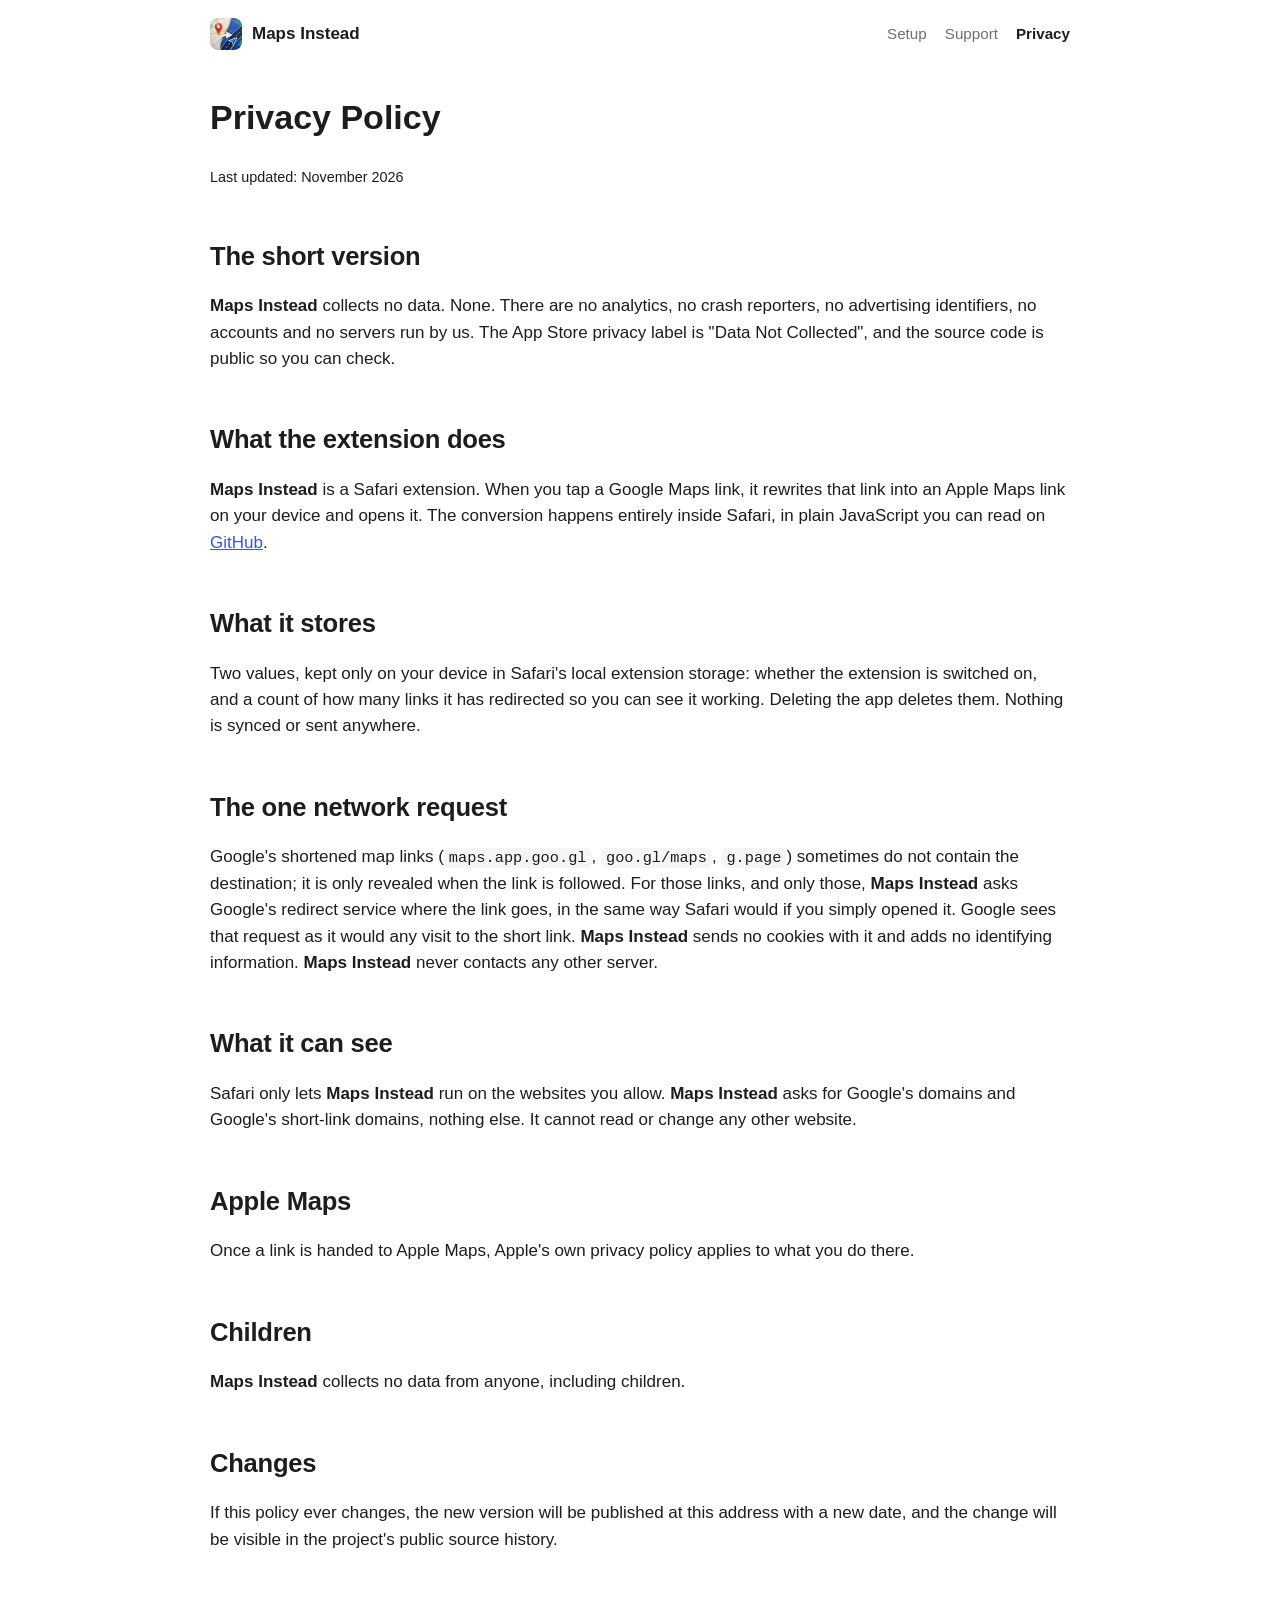
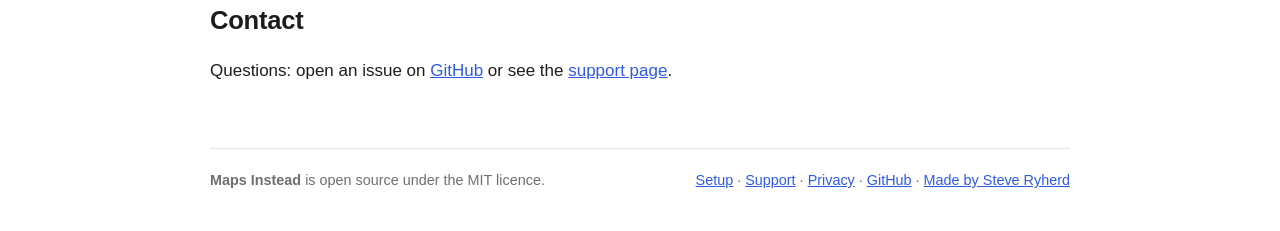
<file: docs/privacy.html>
<!DOCTYPE html>
<html lang="en">
<head>
<meta charset="utf-8">
<meta name="viewport" content="width=device-width, initial-scale=1">
<title>Maps Instead Privacy Policy</title>
<meta name="description" content="“Maps Instead” collects no data. No analytics, no tracking, no accounts.">
<link rel="icon" href="images/icon.png">
<link rel="stylesheet" href="style.css">
</head>
<body>
<div class="wrap">
<header class="site">
  <a class="brand" href="index.html"><img src="images/icon.png" alt="">Maps Instead</a>
  <nav><a href="setup.html">Setup</a><a href="support.html">Support</a><a href="privacy.html" aria-current="page">Privacy</a></nav>
</header>

<main class="prose">
<h1>Privacy Policy</h1>
<p class="small">Last updated: November 2026</p>

<h2>The short version</h2>
<p><strong>Maps Instead</strong> collects no data. None. There are no analytics, no crash reporters, no advertising identifiers, no accounts and no servers run by us. The App Store privacy label is "Data Not Collected", and the source code is public so you can check.</p>

<h2>What the extension does</h2>
<p><strong>Maps Instead</strong> is a Safari extension. When you tap a Google Maps link, it rewrites that link into an Apple Maps link on your device and opens it. The conversion happens entirely inside Safari, in plain JavaScript you can read on <a href="https://github.com/SteveRyherd/MapsInstead">GitHub</a>.</p>

<h2>What it stores</h2>
<p>Two values, kept only on your device in Safari's local extension storage: whether the extension is switched on, and a count of how many links it has redirected so you can see it working. Deleting the app deletes them. Nothing is synced or sent anywhere.</p>

<h2>The one network request</h2>
<p>Google's shortened map links (<code>maps.app.goo.gl</code>, <code>goo.gl/maps</code>, <code>g.page</code>) sometimes do not contain the destination; it is only revealed when the link is followed. For those links, and only those, <strong>Maps Instead</strong> asks Google's redirect service where the link goes, in the same way Safari would if you simply opened it. Google sees that request as it would any visit to the short link. <strong>Maps Instead</strong> sends no cookies with it and adds no identifying information. <strong>Maps Instead</strong> never contacts any other server.</p>

<h2>What it can see</h2>
<p>Safari only lets <strong>Maps Instead</strong> run on the websites you allow. <strong>Maps Instead</strong> asks for Google's domains and Google's short-link domains, nothing else. It cannot read or change any other website.</p>

<h2>Apple Maps</h2>
<p>Once a link is handed to Apple Maps, Apple's own privacy policy applies to what you do there.</p>

<h2>Children</h2>
<p><strong>Maps Instead</strong> collects no data from anyone, including children.</p>

<h2>Changes</h2>
<p>If this policy ever changes, the new version will be published at this address with a new date, and the change will be visible in the project's public source history.</p>

<h2>Contact</h2>
<p>Questions: open an issue on <a href="https://github.com/SteveRyherd/MapsInstead/issues">GitHub</a> or see the <a href="support.html">support page</a>.</p>
</main>

<footer class="site">
  <span><strong>Maps Instead</strong> is open source under the MIT licence.</span>
  <span><a href="setup.html">Setup</a> · <a href="support.html">Support</a> · <a href="privacy.html">Privacy</a> · <a href="https://github.com/SteveRyherd/MapsInstead">GitHub</a> · <a href="https://steveryherd.com">Made by Steve Ryherd</a></span>
</footer>
</div>
</body>
</html>
</file>
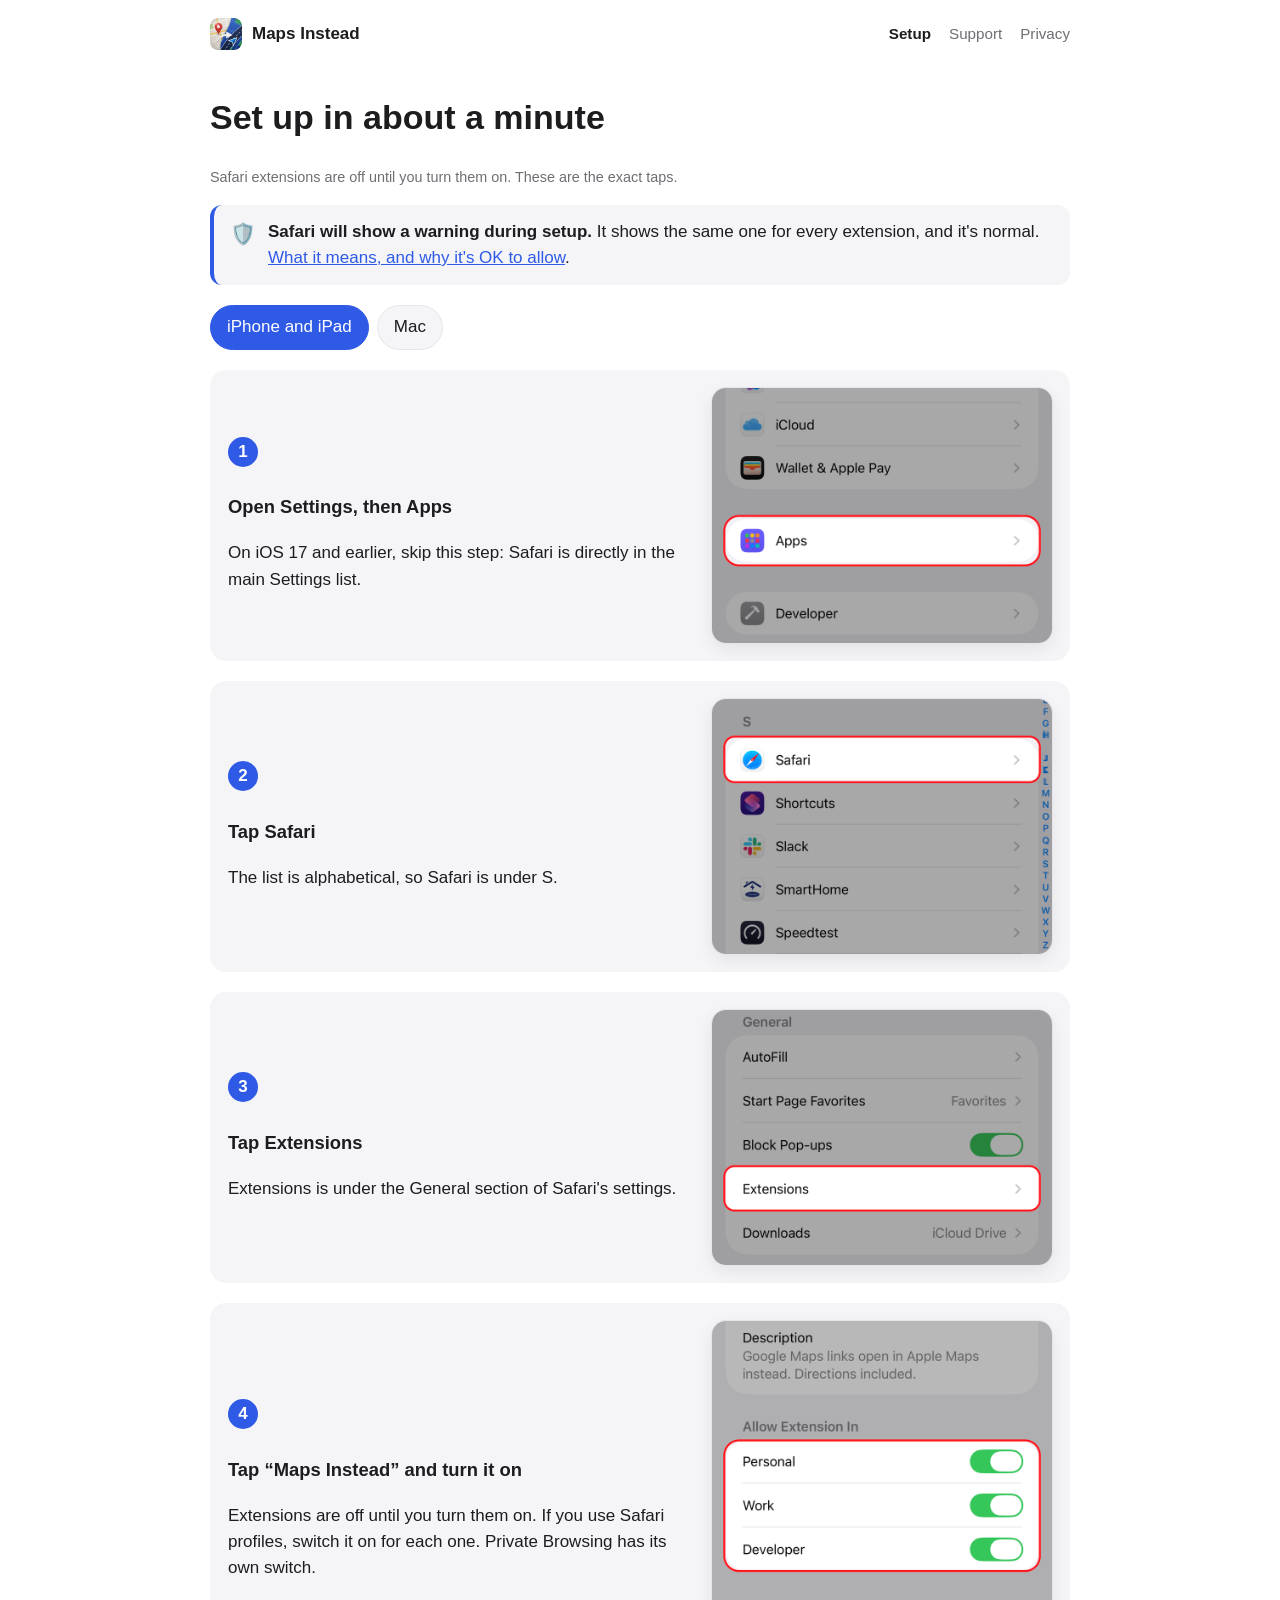
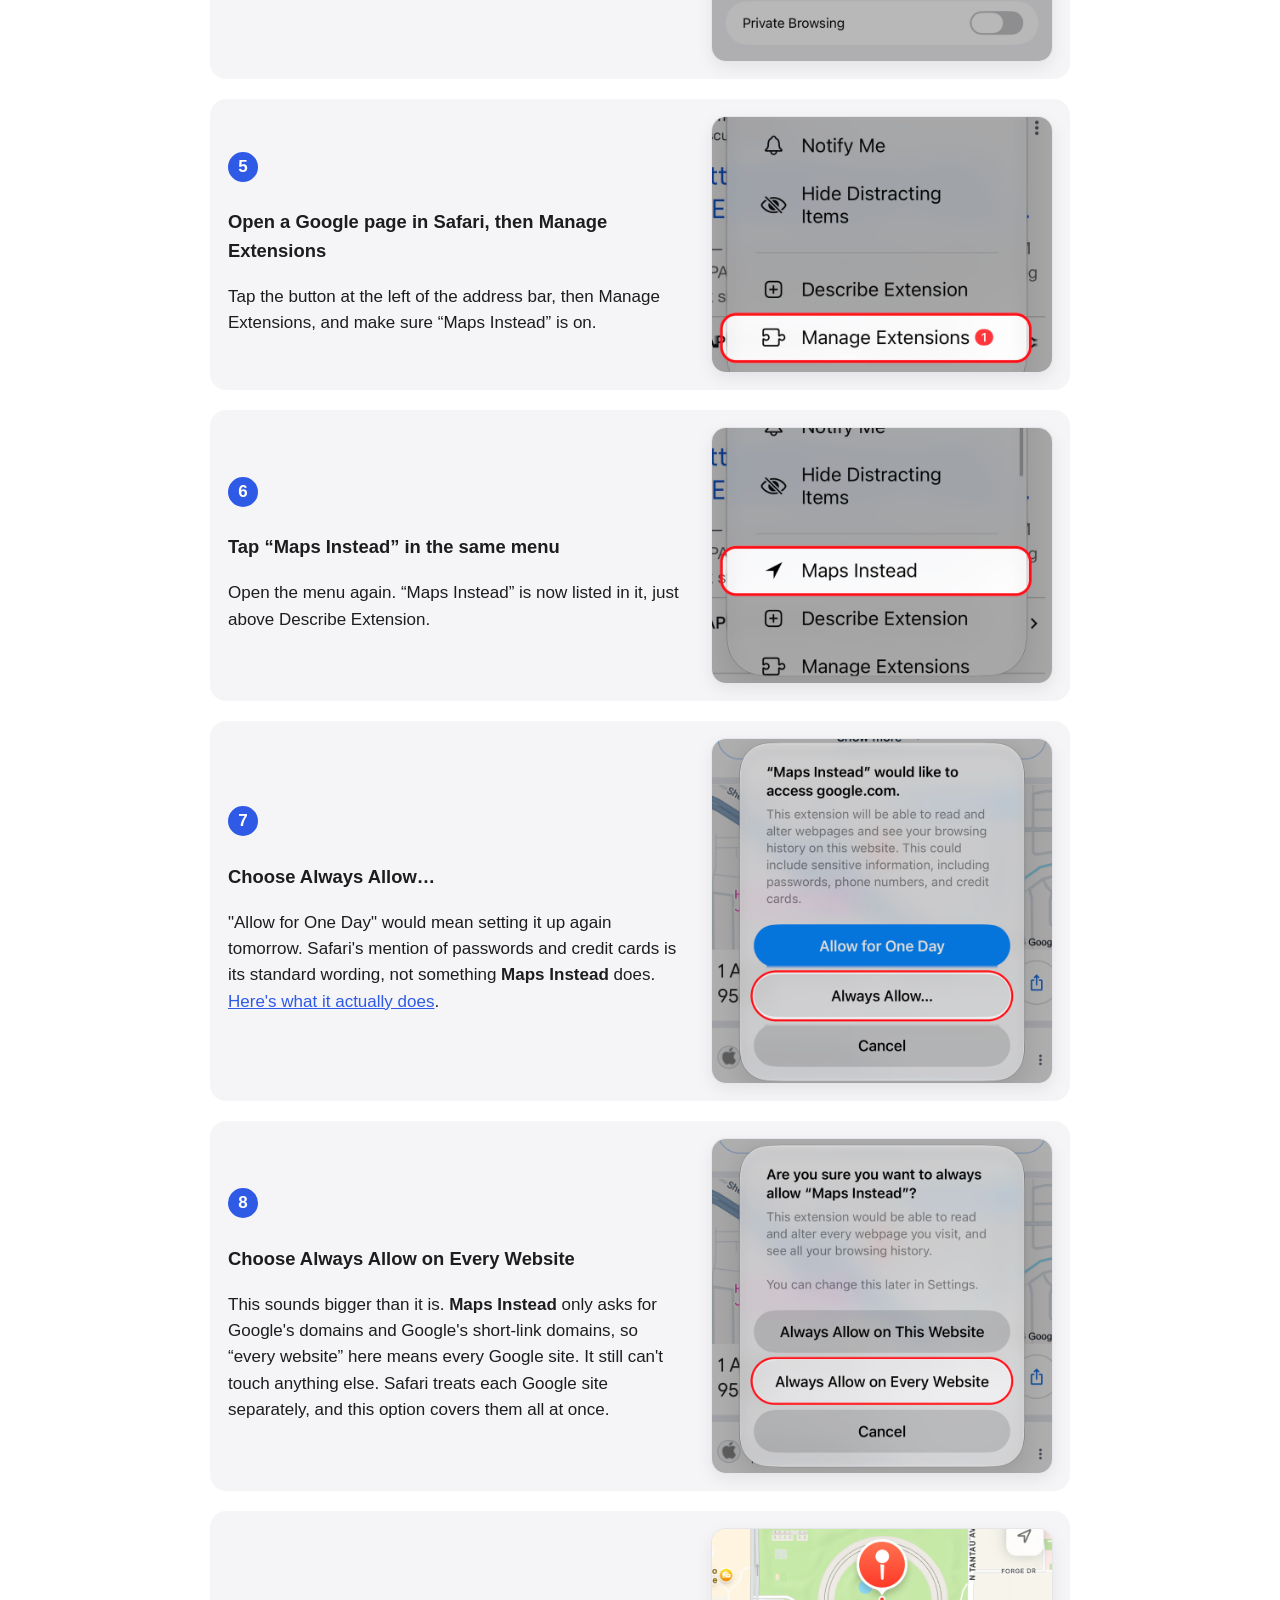
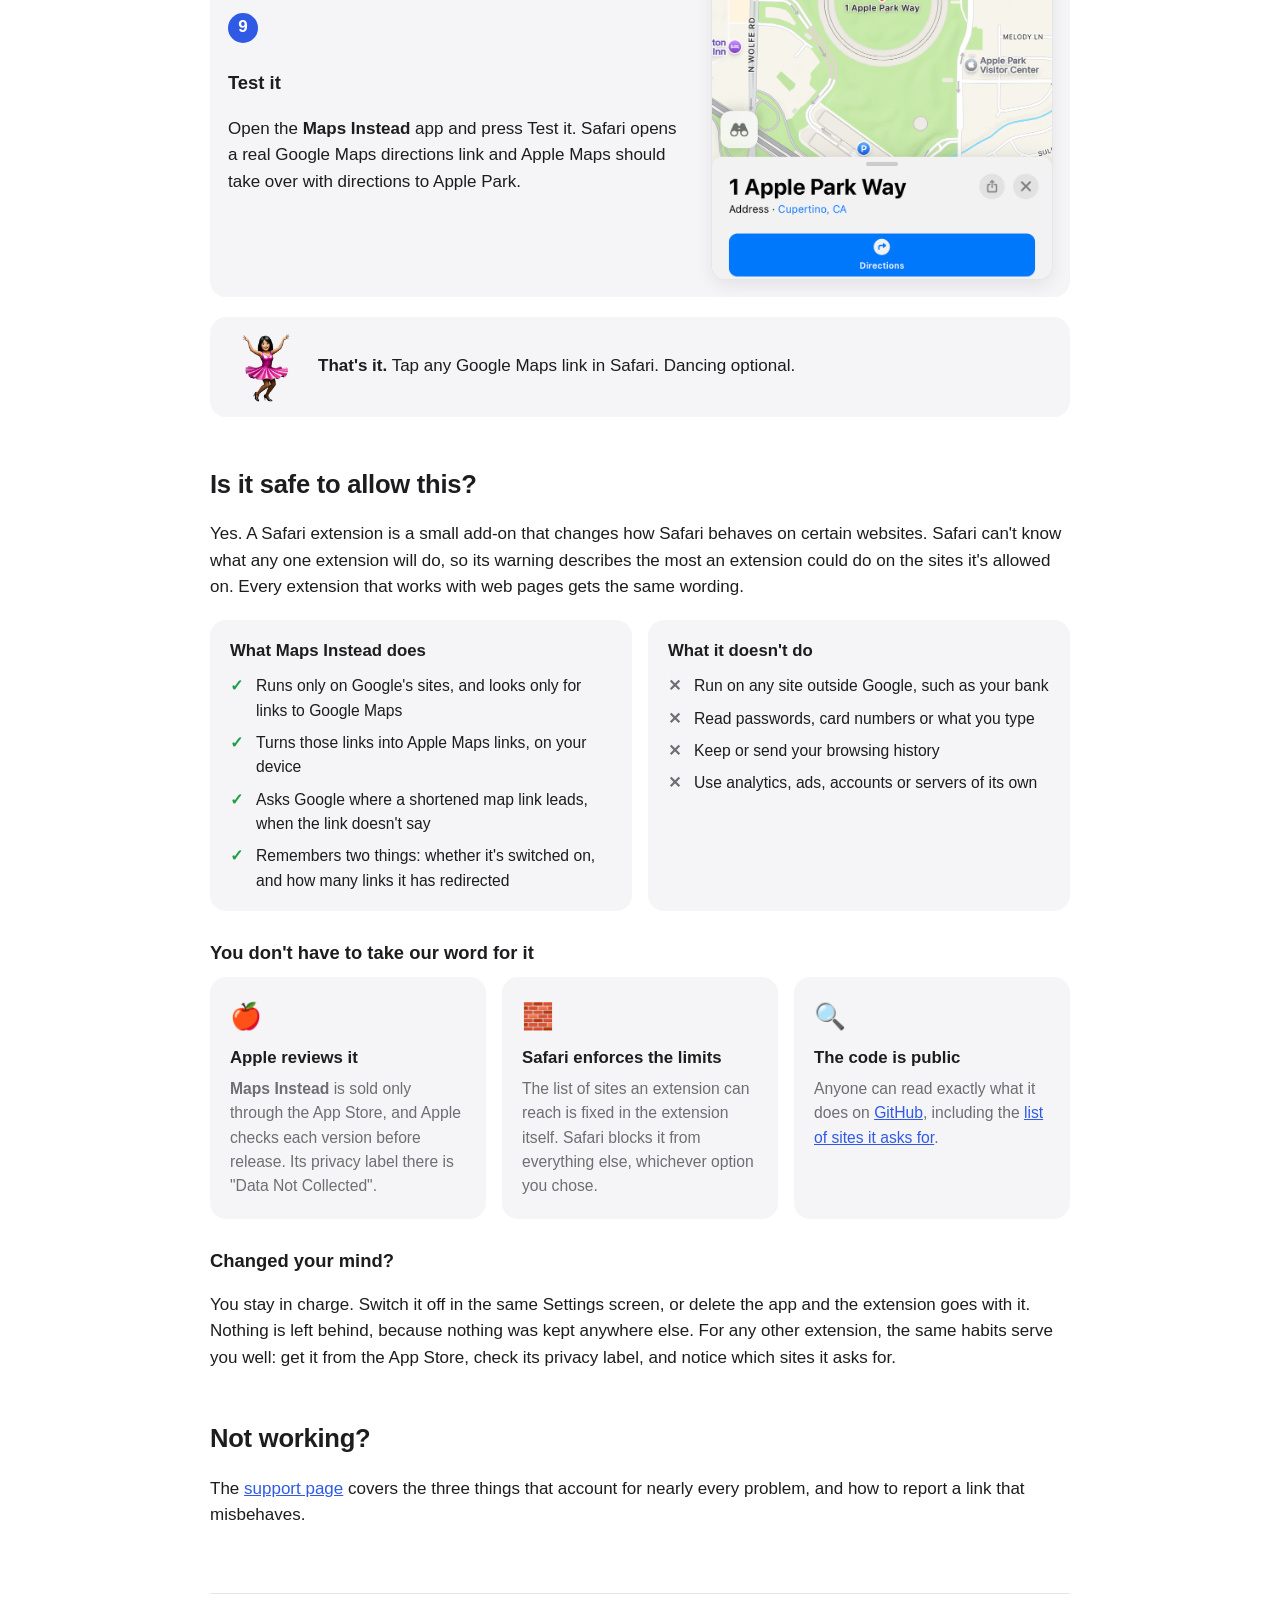
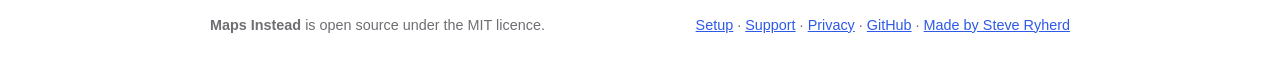
<file: docs/setup.html>
<!DOCTYPE html>
<html lang="en">
<head>
<meta charset="utf-8">
<meta name="viewport" content="width=device-width, initial-scale=1">
<title>Set up Maps Instead</title>
<meta name="description" content="Turn on the “Maps Instead” Safari extension on iPhone, iPad or Mac in about a minute.">
<link rel="icon" href="images/icon.png">
<link rel="stylesheet" href="style.css">
</head>
<body>
<div class="wrap">
<header class="site">
  <a class="brand" href="index.html"><img src="images/icon.png" alt="">Maps Instead</a>
  <nav><a href="setup.html" aria-current="page">Setup</a><a href="support.html">Support</a><a href="privacy.html">Privacy</a></nav>
</header>

<main>
<h1>Set up in about a minute</h1>
<p class="small">Safari extensions are off until you turn them on. These are the exact taps.</p>

<aside class="notice">
  <span class="ic" aria-hidden="true">🛡️</span>
  <p><strong>Safari will show a warning during setup.</strong> It shows the same one for every extension, and it's normal. <a href="#safe">What it means, and why it's OK to allow</a>.</p>
</aside>

<div class="platform-tabs" role="tablist">
  <button role="tab" data-platform="ios" aria-selected="true">iPhone and iPad</button>
  <button role="tab" data-platform="mac" aria-selected="false">Mac</button>
</div>

<section data-platform-panel="ios">
<div class="steps">
  <div class="step">
    <div><span class="num">1</span><h3>Open Settings, then Apps</h3><p>On iOS 17 and earlier, skip this step: Safari is directly in the main Settings list.</p></div>
    <div class="shot" data-src="images/ios-settings-apps.png"><img alt="Settings with the Apps entry highlighted"><span class="placeholder">Screenshot slot<br><code>images/ios-settings-apps.png</code></span></div>
  </div>
  <div class="step">
    <div><span class="num">2</span><h3>Tap Safari</h3><p>The list is alphabetical, so Safari is under S.</p></div>
    <div class="shot" data-src="images/ios-settings-apps-safari.png"><img alt="The Apps list with Safari highlighted"><span class="placeholder">Screenshot slot<br><code>images/ios-settings-apps-safari.png</code></span></div>
  </div>
  <div class="step">
    <div><span class="num">3</span><h3>Tap Extensions</h3><p>Extensions is under the General section of Safari's settings.</p></div>
    <div class="shot" data-src="images/ios-settings-safari.png"><img alt="Safari settings with Extensions highlighted"><span class="placeholder">Screenshot slot<br><code>images/ios-settings-safari.png</code></span></div>
  </div>
  <div class="step">
    <div><span class="num">4</span><h3>Tap “Maps Instead” and turn it on</h3><p>Extensions are off until you turn them on. If you use Safari profiles, switch it on for each one. Private Browsing has its own switch.</p></div>
    <div class="shot" data-src="images/ios-settings-remapped.png"><img alt="“Maps Instead” settings page with the Personal, Work and Developer profiles switched on"><span class="placeholder">Screenshot slot<br><code>images/ios-settings-remapped.png</code></span></div>
  </div>
  <div class="step">
    <div><span class="num">5</span><h3>Open a Google page in Safari, then Manage Extensions</h3><p>Tap the button at the left of the address bar, then Manage Extensions, and make sure “Maps Instead” is on.</p></div>
    <div class="shot" data-src="images/ios-safari-menu.png"><img alt="Safari’s page menu with Manage Extensions highlighted"><span class="placeholder">Screenshot slot<br><code>images/ios-safari-menu.png</code></span></div>
  </div>
  <div class="step">
    <div><span class="num">6</span><h3>Tap “Maps Instead” in the same menu</h3><p>Open the menu again. “Maps Instead” is now listed in it, just above Describe Extension.</p></div>
    <div class="shot" data-src="images/ios-safari-menu-app.png"><img alt="Safari’s page menu with “Maps Instead” highlighted"><span class="placeholder">Screenshot slot<br><code>images/ios-safari-menu-app.png</code></span></div>
  </div>
  <div class="step">
    <div><span class="num">7</span><h3>Choose Always Allow…</h3><p>"Allow for One Day" would mean setting it up again tomorrow. Safari's mention of passwords and credit cards is its standard wording, not something <strong>Maps Instead</strong> does. <a href="#safe">Here's what it actually does</a>.</p></div>
    <div class="shot" data-src="images/ios-safari-prompt.png"><img alt="Safari permission prompt with Always Allow highlighted"><span class="placeholder">Screenshot slot<br><code>images/ios-safari-prompt.png</code></span></div>
  </div>
  <div class="step">
    <div><span class="num">8</span><h3>Choose Always Allow on Every Website</h3><p>This sounds bigger than it is. <strong>Maps Instead</strong> only asks for Google's domains and Google's short-link domains, so “every website” here means every Google site. It still can't touch anything else. Safari treats each Google site separately, and this option covers them all at once.</p></div>
    <div class="shot" data-src="images/ios-safari-every-website.png"><img alt="Safari confirmation with Always Allow on Every Website highlighted"><span class="placeholder">Screenshot slot<br><code>images/ios-safari-every-website.png</code></span></div>
  </div>
  <div class="step">
    <div><span class="num">9</span><h3>Test it</h3><p>Open the <strong>Maps Instead</strong> app and press Test it. Safari opens a real Google Maps directions link and Apple Maps should take over with directions to Apple Park.</p></div>
    <div class="shot" data-src="images/ios-test.png"><img alt="Apple Maps showing 1 Apple Park Way"><span class="placeholder">Screenshot slot<br><code>images/ios-test.png</code></span></div>
  </div>
</div>
</section>

<section data-platform-panel="mac" hidden>
<div class="steps">
  <div class="step">
    <div><span class="num">1</span><h3>Open the <strong>Maps Instead</strong> app once</h3><p>That registers the extension with Safari. You can quit the app afterwards; the extension lives in Safari.</p></div>
    <div class="shot" data-src="images/app-main.png"><img alt="“Maps Instead” app on the Mac, with its status card showing On"><span class="placeholder">Screenshot slot<br><code>images/app-main.png</code></span></div>
  </div>
  <div class="step">
    <div><span class="num">2</span><h3>Safari, then Settings…, then Extensions</h3><p>Tick “Maps Instead” in the list on the left. The app's Open Safari Extensions Settings button takes you straight here.</p></div>
    <div class="shot wide" data-src="images/mac-safari-settings.png"><img alt="Safari Extensions settings with “Maps Instead” ticked"><span class="placeholder">Screenshot slot<br><code>images/mac-safari-settings.png</code></span></div>
  </div>
  <div class="step">
    <div><span class="num">3</span><h3>Allow it on Google sites</h3><p>With “Maps Instead” selected, click Edit Websites…, then set For other websites to Allow. <strong>Maps Instead</strong> only asks for Google's domains, so this covers every Google site and nothing else. <a href="#safe">Why Safari's warning sounds worse than this</a>.</p></div>
    <div class="shot wide" data-src="images/mac-permissions.png"><img alt="Safari website permissions for “Maps Instead”"><span class="placeholder">Screenshot slot<br><code>images/mac-permissions.png</code></span></div>
  </div>
  <div class="step">
    <div><span class="num">4</span><h3>Test it</h3><p>Back in the <strong>Maps Instead</strong> app, the status card should now say On. Press Test it and Maps opens with directions to Apple Park.</p></div>
    <div class="shot" data-src="images/mac-test.png"><img alt="“Maps Instead” status card showing On, above the highlighted Test it button"><span class="placeholder">Screenshot slot<br><code>images/mac-test.png</code></span></div>
  </div>
</div>
</section>

<div class="maker done">
  <img src="images/person-dancing.png" alt="Cartoon of a woman in a pink dress dancing">
  <p><strong>That's it.</strong> Tap any Google Maps link in Safari. Dancing optional.</p>
</div>

<section class="safety" id="safe">
  <h2>Is it safe to allow this?</h2>
  <p>Yes. A Safari extension is a small add-on that changes how Safari behaves on certain websites. Safari can't know what any one extension will do, so its warning describes the most an extension could do on the sites it's allowed on. Every extension that works with web pages gets the same wording.</p>

  <div class="compare">
    <div>
      <h3>What <strong>Maps Instead</strong> does</h3>
      <ul class="yes">
        <li>Runs only on Google's sites, and looks only for links to Google Maps</li>
        <li>Turns those links into Apple Maps links, on your device</li>
        <li>Asks Google where a shortened map link leads, when the link doesn't say</li>
        <li>Remembers two things: whether it's switched on, and how many links it has redirected</li>
      </ul>
    </div>
    <div>
      <h3>What it doesn't do</h3>
      <ul class="no">
        <li>Run on any site outside Google, such as your bank</li>
        <li>Read passwords, card numbers or what you type</li>
        <li>Keep or send your browsing history</li>
        <li>Use analytics, ads, accounts or servers of its own</li>
      </ul>
    </div>
  </div>

  <h3>You don't have to take our word for it</h3>
  <div class="grid three">
    <div class="card"><div class="ic" aria-hidden="true">🍎</div><h3>Apple reviews it</h3><p><strong>Maps Instead</strong> is sold only through the App Store, and Apple checks each version before release. Its privacy label there is "Data Not Collected".</p></div>
    <div class="card"><div class="ic" aria-hidden="true">🧱</div><h3>Safari enforces the limits</h3><p>The list of sites an extension can reach is fixed in the extension itself. Safari blocks it from everything else, whichever option you chose.</p></div>
    <div class="card"><div class="ic" aria-hidden="true">🔍</div><h3>The code is public</h3><p>Anyone can read exactly what it does on <a href="https://github.com/SteveRyherd/MapsInstead">GitHub</a>, including the <a href="https://github.com/SteveRyherd/MapsInstead/blob/development/Shared%20(Extension)/Resources/manifest.json">list of sites it asks for</a>.</p></div>
  </div>

  <h3>Changed your mind?</h3>
  <p>You stay in charge. Switch it off in the same Settings screen, or delete the app and the extension goes with it. Nothing is left behind, because nothing was kept anywhere else. For any other extension, the same habits serve you well: get it from the App Store, check its privacy label, and notice which sites it asks for.</p>
</section>

<h2>Not working?</h2>
<p>The <a href="support.html">support page</a> covers the three things that account for nearly every problem, and how to report a link that misbehaves.</p>
</main>

<footer class="site">
  <span><strong>Maps Instead</strong> is open source under the MIT licence.</span>
  <span><a href="setup.html">Setup</a> · <a href="support.html">Support</a> · <a href="privacy.html">Privacy</a> · <a href="https://github.com/SteveRyherd/MapsInstead">GitHub</a> · <a href="https://steveryherd.com">Made by Steve Ryherd</a></span>
</footer>
</div>
<script src="site.js"></script>
</body>
</html>
</file>
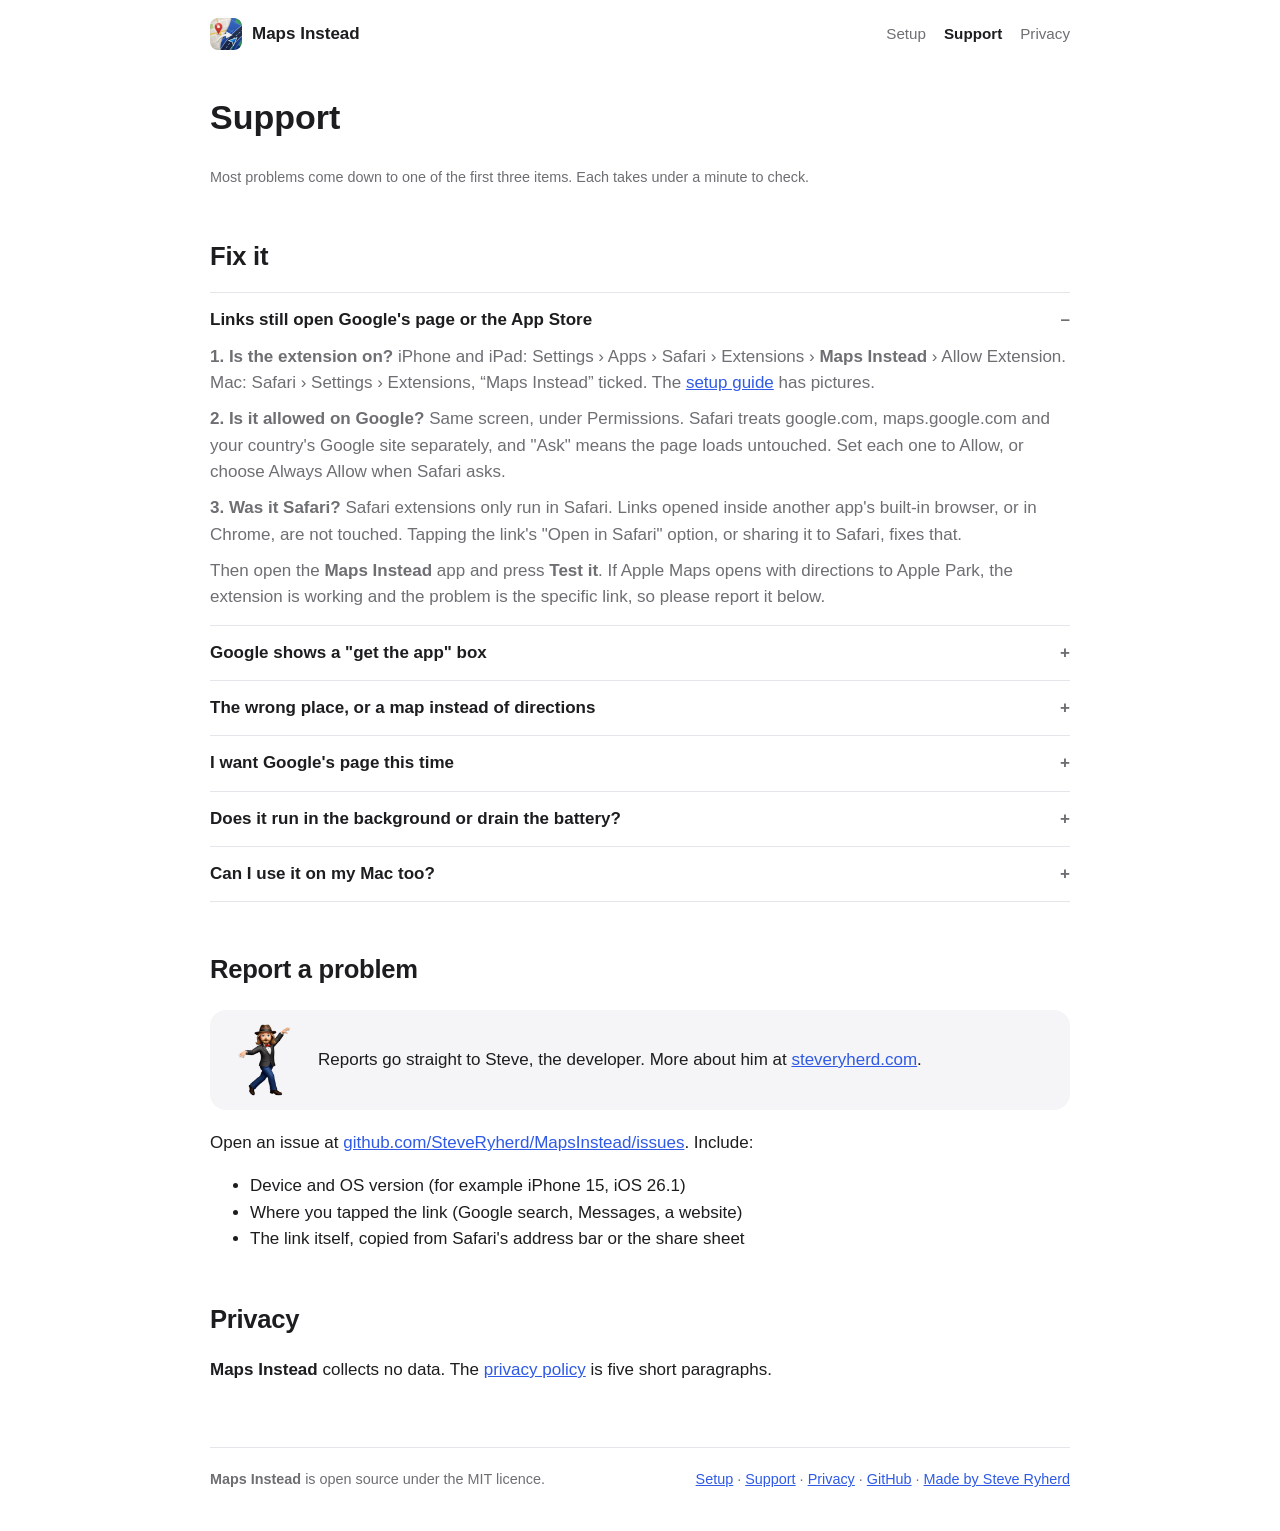
<file: docs/support.html>
<!DOCTYPE html>
<html lang="en">
<head>
<meta charset="utf-8">
<meta name="viewport" content="width=device-width, initial-scale=1">
<title>Maps Instead Support</title>
<meta name="description" content="Help with the “Maps Instead” Safari extension: setup, permissions, links that still open Google Maps, and how to report a problem.">
<link rel="icon" href="images/icon.png">
<link rel="stylesheet" href="style.css">
</head>
<body>
<div class="wrap">
<header class="site">
  <a class="brand" href="index.html"><img src="images/icon.png" alt="">Maps Instead</a>
  <nav><a href="setup.html">Setup</a><a href="support.html" aria-current="page">Support</a><a href="privacy.html">Privacy</a></nav>
</header>

<main>
<h1>Support</h1>
<p class="small">Most problems come down to one of the first three items. Each takes under a minute to check.</p>

<h2>Fix it</h2>
<details open><summary>Links still open Google's page or the App Store</summary>
  <p><strong>1. Is the extension on?</strong> iPhone and iPad: Settings › Apps › Safari › Extensions › <strong>Maps Instead</strong> › Allow Extension. Mac: Safari › Settings › Extensions, “Maps Instead” ticked. The <a href="setup.html">setup guide</a> has pictures.</p>
  <p><strong>2. Is it allowed on Google?</strong> Same screen, under Permissions. Safari treats google.com, maps.google.com and your country's Google site separately, and "Ask" means the page loads untouched. Set each one to Allow, or choose Always Allow when Safari asks.</p>
  <p><strong>3. Was it Safari?</strong> Safari extensions only run in Safari. Links opened inside another app's built-in browser, or in Chrome, are not touched. Tapping the link's "Open in Safari" option, or sharing it to Safari, fixes that.</p>
  <p>Then open the <strong>Maps Instead</strong> app and press <strong>Test it</strong>. If Apple Maps opens with directions to Apple Park, the extension is working and the problem is the specific link, so please report it below.</p>
</details>
<details><summary>Google shows a "get the app" box</summary>
  <p>That box belongs to Google's web page, which means <strong>Maps Instead</strong> did not run on that page load. It dismisses the box for you when it can, but the real fix is the permission check above. If you keep seeing it, copy the address from Safari's address bar and report it.</p>
</details>
<details><summary>The wrong place, or a map instead of directions</summary>
  <p>Google has dozens of link formats and new ones appear. Send the Google link and what you expected; each report becomes a permanent test case and the fix ships in the next update.</p>
</details>
<details><summary>I want Google's page this time</summary>
  <p>Tap the “Maps Instead” button in Safari's toolbar and switch it off. On iPhone the button is in the menu at the left of the address bar. Links open normally until you switch it back on; the popup also shows how many links it has redirected so far.</p>
</details>
<details><summary>Does it run in the background or drain the battery?</summary>
  <p>No. It only runs when a Google page is open in Safari, and it does its work in a few milliseconds when you tap a link.</p>
</details>
<details><summary>Can I use it on my Mac too?</summary>
  <p>Yes, with the same purchase. Download it from the Mac App Store with the same Apple ID, then follow the Mac tab of the <a href="setup.html">setup guide</a>.</p>
</details>

<h2>Report a problem</h2>
<div class="maker done">
  <img src="images/person-suit.png" alt="Cartoon of Steve in a hat and bow tie, dancing">
  <p>Reports go straight to Steve, the developer. More about him at <a href="https://steveryherd.com">steveryherd.com</a>.</p>
</div>
<p>Open an issue at <a href="https://github.com/SteveRyherd/MapsInstead/issues">github.com/SteveRyherd/MapsInstead/issues</a>. Include:</p>
<ul>
  <li>Device and OS version (for example iPhone 15, iOS 26.1)</li>
  <li>Where you tapped the link (Google search, Messages, a website)</li>
  <li>The link itself, copied from Safari's address bar or the share sheet</li>
</ul>

<h2>Privacy</h2>
<p><strong>Maps Instead</strong> collects no data. The <a href="privacy.html">privacy policy</a> is five short paragraphs.</p>
</main>

<footer class="site">
  <span><strong>Maps Instead</strong> is open source under the MIT licence.</span>
  <span><a href="setup.html">Setup</a> · <a href="support.html">Support</a> · <a href="privacy.html">Privacy</a> · <a href="https://github.com/SteveRyherd/MapsInstead">GitHub</a> · <a href="https://steveryherd.com">Made by Steve Ryherd</a></span>
</footer>
</div>
<script src="site.js"></script>
</body>
</html>
</file>
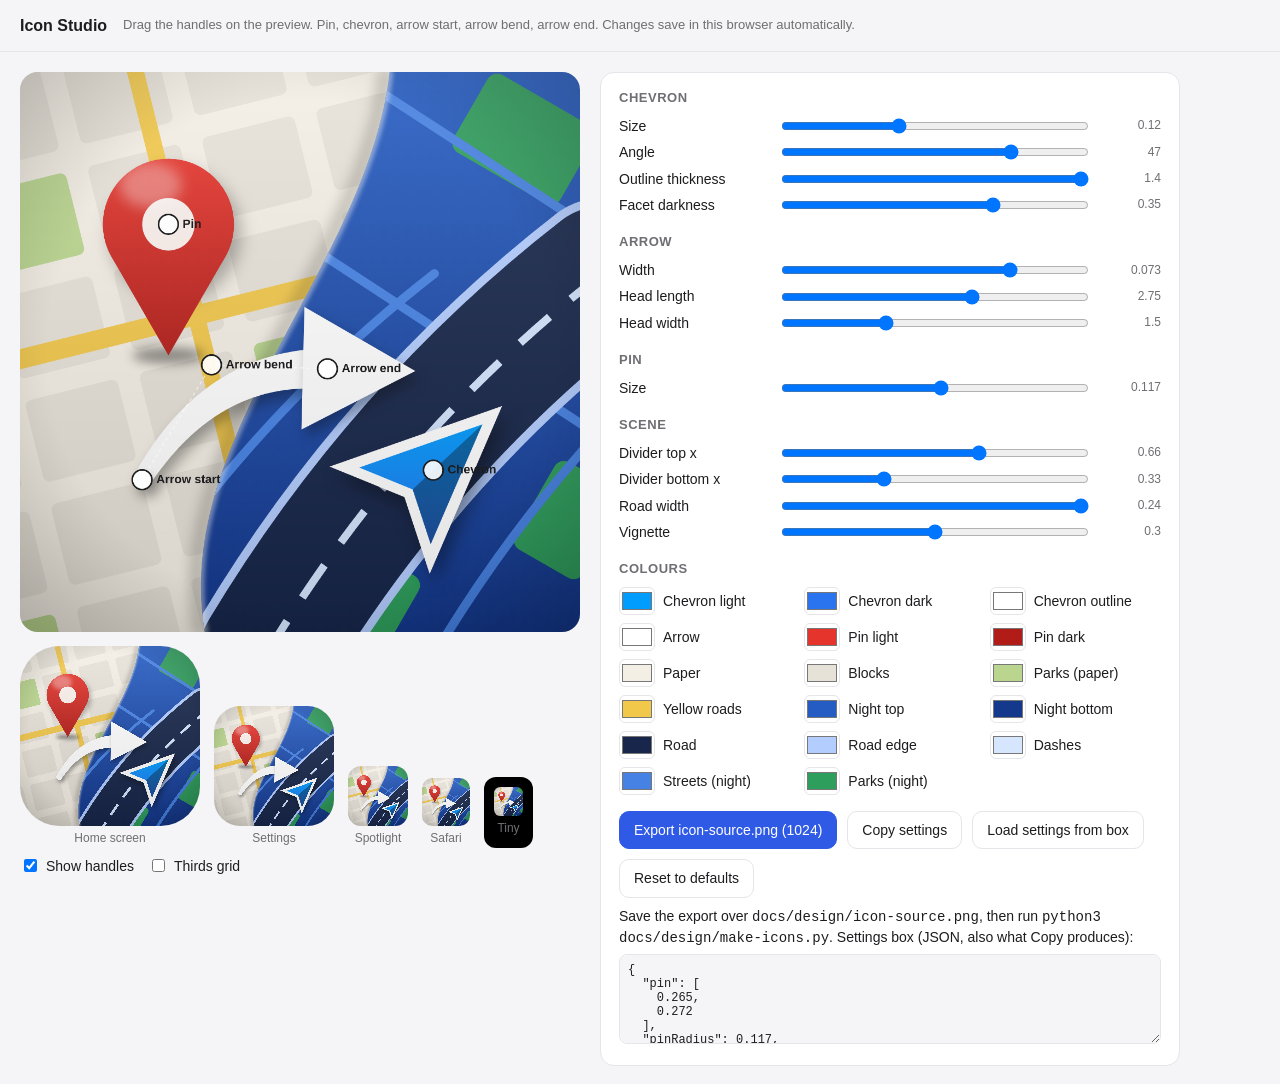
<file: docs/design/icon-studio.html>
<!DOCTYPE html>
<html lang="en">
<head>
<meta charset="utf-8">
<meta name="viewport" content="width=device-width, initial-scale=1">
<title>Icon Studio</title>
<style>
  :root { color-scheme: light dark; --bg: #f5f5f7; --panel: #fff; --fg: #1d1d1f; --muted: #6e6e73; --line: #e5e5ea; --accent: #2f5ae6; }
  @media (prefers-color-scheme: dark) { :root { --bg: #111114; --panel: #1c1c1e; --fg: #f5f5f7; --muted: #98989d; --line: #2c2c2e; } }
  * { box-sizing: border-box; }
  body { margin: 0; background: var(--bg); color: var(--fg); font: 14px/1.45 -apple-system, BlinkMacSystemFont, "SF Pro Text", Helvetica, Arial, sans-serif; }
  header { padding: 14px 20px; border-bottom: 1px solid var(--line); display: flex; align-items: center; gap: 16px; flex-wrap: wrap; }
  header h1 { font-size: 16px; margin: 0; }
  header .hint { color: var(--muted); font-size: 13px; }
  main { display: grid; grid-template-columns: minmax(320px, 560px) 1fr; gap: 20px; padding: 20px; max-width: 1200px; }
  @media (max-width: 800px) { main { grid-template-columns: 1fr; } }
  .stage { position: relative; width: 100%; aspect-ratio: 1; background: #ddd; border-radius: 18px; overflow: hidden; touch-action: none; }
  .stage canvas { position: absolute; inset: 0; width: 100%; height: 100%; }
  #overlay { cursor: grab; }
  #overlay.dragging { cursor: grabbing; }
  .previews { display: flex; gap: 14px; align-items: flex-end; margin-top: 14px; flex-wrap: wrap; }
  .previews figure { margin: 0; text-align: center; color: var(--muted); font-size: 12px; }
  .previews canvas { display: block; border-radius: 22%; margin: 0 auto 4px; }
  .previews .dark { background: #000; padding: 10px; border-radius: 12px; }
  .panel { background: var(--panel); border: 1px solid var(--line); border-radius: 14px; padding: 16px 18px; }
  .panel h2 { font-size: 13px; text-transform: uppercase; letter-spacing: .04em; color: var(--muted); margin: 18px 0 8px; }
  .panel h2:first-child { margin-top: 0; }
  .row { display: grid; grid-template-columns: 150px 1fr 64px; gap: 10px; align-items: center; margin: 6px 0; }
  .row label { color: var(--fg); }
  .row input[type=range] { width: 100%; }
  .row output { font-variant-numeric: tabular-nums; color: var(--muted); font-size: 12px; text-align: right; }
  .colors { display: grid; grid-template-columns: repeat(auto-fill, minmax(150px, 1fr)); gap: 8px 14px; }
  .colors label { display: flex; align-items: center; gap: 8px; }
  .colors input[type=color] { width: 36px; height: 28px; border: 1px solid var(--line); border-radius: 6px; padding: 0; background: none; }
  .actions { display: flex; gap: 10px; flex-wrap: wrap; margin-top: 16px; }
  button { font: inherit; border: 1px solid var(--line); background: var(--panel); color: var(--fg); padding: 8px 14px; border-radius: 10px; cursor: pointer; }
  button.primary { background: var(--accent); color: #fff; border-color: var(--accent); }
  textarea { width: 100%; min-height: 90px; font: 12px ui-monospace, Menlo, monospace; border: 1px solid var(--line); border-radius: 8px; padding: 8px; background: var(--bg); color: var(--fg); }
  .check { display: flex; gap: 14px; margin: 8px 0; flex-wrap: wrap; }
  .check label { display: flex; align-items: center; gap: 6px; }
</style>
</head>
<body>
<header>
  <h1>Icon Studio</h1>
  <span class="hint">Drag the handles on the preview. Pin, chevron, arrow start, arrow bend, arrow end. Changes save in this browser automatically.</span>
</header>
<main>
  <section>
    <div class="stage">
      <canvas id="view"></canvas>
      <canvas id="overlay"></canvas>
    </div>
    <div class="previews">
      <figure><canvas id="p180" width="180" height="180"></canvas>Home screen</figure>
      <figure><canvas id="p120" width="120" height="120"></canvas>Settings</figure>
      <figure><canvas id="p60" width="60" height="60"></canvas>Spotlight</figure>
      <figure><canvas id="p48" width="48" height="48"></canvas>Safari</figure>
      <figure class="dark"><canvas id="p29" width="29" height="29"></canvas>Tiny</figure>
    </div>
    <div class="check">
      <label><input type="checkbox" id="showHandles" checked> Show handles</label>
      <label><input type="checkbox" id="showGuides"> Thirds grid</label>
    </div>
  </section>

  <section class="panel">
    <h2>Chevron</h2>
    <div class="row"><label>Size</label><input type="range" id="chevSize" min="0.06" max="0.22" step="0.002"><output></output></div>
    <div class="row"><label>Angle</label><input type="range" id="chevAngle" min="-90" max="90" step="1"><output></output></div>
    <div class="row"><label>Outline thickness</label><input type="range" id="chevOutline" min="1.0" max="1.4" step="0.01"><output></output></div>
    <div class="row"><label>Facet darkness</label><input type="range" id="chevFacet" min="0" max="0.5" step="0.01"><output></output></div>
    <h2>Arrow</h2>
    <div class="row"><label>Width</label><input type="range" id="arrowWidth" min="0.02" max="0.09" step="0.001"><output></output></div>
    <div class="row"><label>Head length</label><input type="range" id="headLen" min="1.5" max="3.5" step="0.05"><output></output></div>
    <div class="row"><label>Head width</label><input type="range" id="headWidth" min="1.0" max="2.5" step="0.05"><output></output></div>
    <h2>Pin</h2>
    <div class="row"><label>Size</label><input type="range" id="pinRadius" min="0.07" max="0.16" step="0.001"><output></output></div>
    <h2>Scene</h2>
    <div class="row"><label>Divider top x</label><input type="range" id="divTop" min="0.4" max="0.8" step="0.005"><output></output></div>
    <div class="row"><label>Divider bottom x</label><input type="range" id="divBottom" min="0.2" max="0.6" step="0.005"><output></output></div>
    <div class="row"><label>Road width</label><input type="range" id="roadWidth" min="0.08" max="0.24" step="0.002"><output></output></div>
    <div class="row"><label>Vignette</label><input type="range" id="vignette" min="0" max="0.6" step="0.01"><output></output></div>

    <h2>Colours</h2>
    <div class="colors">
      <label><input type="color" id="chevLight"> Chevron light</label>
      <label><input type="color" id="chevDark"> Chevron dark</label>
      <label><input type="color" id="chevOutlineColor"> Chevron outline</label>
      <label><input type="color" id="arrowColor"> Arrow</label>
      <label><input type="color" id="pinLight"> Pin light</label>
      <label><input type="color" id="pinDark"> Pin dark</label>
      <label><input type="color" id="paper"> Paper</label>
      <label><input type="color" id="block"> Blocks</label>
      <label><input type="color" id="parkL"> Parks (paper)</label>
      <label><input type="color" id="yellow"> Yellow roads</label>
      <label><input type="color" id="nightTop"> Night top</label>
      <label><input type="color" id="nightBottom"> Night bottom</label>
      <label><input type="color" id="roadDark"> Road</label>
      <label><input type="color" id="roadEdge"> Road edge</label>
      <label><input type="color" id="dash"> Dashes</label>
      <label><input type="color" id="street"> Streets (night)</label>
      <label><input type="color" id="parkR"> Parks (night)</label>
    </div>

    <div class="actions">
      <button class="primary" id="export">Export icon-source.png (1024)</button>
      <button id="copy">Copy settings</button>
      <button id="paste">Load settings from box</button>
      <button id="reset">Reset to defaults</button>
    </div>
    <p class="hint" style="margin:8px 0 6px">Save the export over <code>docs/design/icon-source.png</code>, then run <code>python3 docs/design/make-icons.py</code>. Settings box (JSON, also what Copy produces):</p>
    <textarea id="json" spellcheck="false"></textarea>
  </section>
</main>

<script>
(function () {
  "use strict";

  // ------------------------------------------------------------------ state
  const DEFAULTS = {
    pin: [0.265, 0.272], pinRadius: 0.117,
    arrowP0: [0.218, 0.728], arrowC: [0.342, 0.523], arrowP1: [0.549, 0.53], arrowWidth: 0.073, headLen: 2.75, headWidth: 1.5,
    chev: [0.738, 0.711], chevSize: 0.12, chevAngle: 47, chevOutline: 1.4, chevFacet: 0.35,
    divTop: 0.66, divBottom: 0.33, roadWidth: 0.24, vignette: 0.3,
    chevLight: "#009dff", chevDark: "#2a74f0", chevOutlineColor: "#ffffff", arrowColor: "#ffffff",
    pinLight: "#e5342b", pinDark: "#b21c18",
    paper: "#f4efe5", block: "#e7e2d8", parkL: "#bad68e", yellow: "#f2c84b",
    nightTop: "#245cc4", nightBottom: "#14388c", roadDark: "#17264a", roadEdge: "#b3cdff", dash: "#d6e6ff", street: "#4682e4", parkR: "#2e9e5c"
  };
  const STORAGE_KEY = "mapsinstead-icon-studio";
  let state = load();

  function load() {
    try {
      const saved = JSON.parse(localStorage.getItem(STORAGE_KEY) || "null");
      if (saved && typeof saved === "object") return Object.assign(structuredClone(DEFAULTS), saved);
    } catch (e) {}
    return structuredClone(DEFAULTS);
  }
  function save() { try { localStorage.setItem(STORAGE_KEY, JSON.stringify(state)); } catch (e) {} }

  // ------------------------------------------------------------------ helpers
  function hex2rgb(h) { const n = parseInt(h.slice(1), 16); return [(n >> 16) & 255, (n >> 8) & 255, n & 255]; }
  function rgba(h, a) { const [r, g, b] = hex2rgb(h); return `rgba(${r},${g},${b},${a})`; }
  function rot(p, c, deg) { const a = deg * Math.PI / 180, x = p[0] - c[0], y = p[1] - c[1]; return [c[0] + x * Math.cos(a) - y * Math.sin(a), c[1] + x * Math.sin(a) + y * Math.cos(a)]; }
  function quad(p0, c, p1, n) { const out = []; for (let i = 0; i <= n; i++) { const t = i / n, u = 1 - t; out.push([u*u*p0[0] + 2*u*t*c[0] + t*t*p1[0], u*u*p0[1] + 2*u*t*c[1] + t*t*p1[1]]); } return out; }
  function cubic(p0, c1, c2, p1, n) { const out = []; for (let i = 0; i <= n; i++) { const t = i / n, u = 1 - t; out.push([u*u*u*p0[0] + 3*u*u*t*c1[0] + 3*u*t*t*c2[0] + t*t*t*p1[0], u*u*u*p0[1] + 3*u*u*t*c1[1] + 3*u*t*t*c2[1] + t*t*t*p1[1]]); } return out; }

  // Tapered smooth stroke as a polygon (same construction as build-icon.py).
  function taperedPath(ctx, pts, w0, w1) {
    const n = pts.length - 1, L = [], R = [];
    for (let i = 0; i <= n; i++) {
      const a = pts[Math.max(i - 1, 0)], b = pts[Math.min(i + 1, n)];
      let tx = b[0] - a[0], ty = b[1] - a[1]; const len = Math.hypot(tx, ty) || 1; tx /= len; ty /= len;
      const hw = (w0 + (w1 - w0) * i / n) / 2;
      L.push([pts[i][0] - ty * hw, pts[i][1] + tx * hw]); R.push([pts[i][0] + ty * hw, pts[i][1] - tx * hw]);
    }
    ctx.beginPath(); ctx.moveTo(L[0][0], L[0][1]);
    for (const p of L.slice(1)) ctx.lineTo(p[0], p[1]);
    for (const p of R.reverse()) ctx.lineTo(p[0], p[1]);
    ctx.closePath();
  }

  function roundRectRot(ctx, cx, cy, w, h, deg, r) {
    ctx.save(); ctx.translate(cx, cy); ctx.rotate(deg * Math.PI / 180);
    ctx.beginPath(); ctx.roundRect(-w / 2, -h / 2, w, h, r); ctx.restore();
  }

  // ------------------------------------------------------------------ renderer
  // Draws the icon into ctx at `S` pixels square. All geometry is in 0..1 units scaled by S.
  function render(ctx, S) {
    const s = state, P = (v) => v * S;
    ctx.save();
    ctx.clearRect(0, 0, S, S);

    // 1. paper map
    ctx.fillStyle = s.paper; ctx.fillRect(0, 0, S, S);
    const GA = -14, pivot = [P(0.3), P(0.5)];
    const parks = new Set(["1,0", "3,2", "5,-1"]);
    for (let row = -2; row < 7; row++) for (let col = -2; col < 6; col++) {
      const c = rot([P(0.08 + col * 0.21), P(0.02 + row * 0.19)], pivot, GA);
      roundRectRot(ctx, c[0], c[1], P(0.17), P(0.15), GA, P(0.012));
      ctx.fillStyle = parks.has(row + "," + col) ? s.parkL : s.block; ctx.fill();
    }
    ctx.lineCap = "round"; ctx.strokeStyle = s.yellow;
    let a0 = rot([P(0), P(0.44)], pivot, GA), a1 = rot([P(0.75), P(0.44)], pivot, GA);
    ctx.lineWidth = P(0.035); ctx.beginPath(); ctx.moveTo(a0[0], a0[1]); ctx.lineTo(a1[0], a1[1]); ctx.stroke();
    a0 = rot([P(0.33), P(-0.1)], pivot, GA); a1 = rot([P(0.33), P(1.1)], pivot, GA);
    ctx.lineWidth = P(0.03); ctx.beginPath(); ctx.moveTo(a0[0], a0[1]); ctx.lineTo(a1[0], a1[1]); ctx.stroke();

    // divider curve (cubic), used as a clip for the night panel
    const div = cubic([P(s.divTop), 0], [P(s.divTop - 0.04), P(0.35)], [P(s.divBottom - 0.06), P(0.65)], [P(s.divBottom), S], 120);
    const divPath = new Path2D();
    divPath.moveTo(div[0][0], div[0][1]); for (const p of div.slice(1)) divPath.lineTo(p[0], p[1]);
    const clipPath = new Path2D(divPath); clipPath.lineTo(S, S); clipPath.lineTo(S, 0); clipPath.closePath();

    // 2. night map
    ctx.save(); ctx.clip(clipPath);
    const g = ctx.createLinearGradient(0, 0, 0, S); g.addColorStop(0, s.nightTop); g.addColorStop(1, s.nightBottom);
    ctx.fillStyle = g; ctx.fillRect(0, 0, S, S);
    for (const [cx, cy, w, h] of [[0.90, 0.12, 0.22, 0.16], [0.60, 0.92, 0.20, 0.14], [0.98, 0.80, 0.14, 0.18]]) {
      roundRectRot(ctx, P(cx), P(cy), P(w), P(h), 30, P(0.02)); ctx.fillStyle = s.parkR; ctx.fill();
    }
    const road = (off) => { const p = new Path2D(); p.moveTo(P(0.44 + off), P(1.04)); p.quadraticCurveTo(P(0.68 + off), P(0.64), P(1.04 + off), P(0.36)); return p; };
    ctx.strokeStyle = s.street; ctx.lineWidth = P(0.016); ctx.lineCap = "round";
    ctx.stroke(road(-0.30)); ctx.stroke(road(0.30));
    for (const [x0, y0, x1, y1] of [[0.50, 0.30, 1.05, 0.66], [0.62, 0.02, 1.05, 0.30]]) { ctx.beginPath(); ctx.moveTo(P(x0), P(y0)); ctx.lineTo(P(x1), P(y1)); ctx.stroke(); }
    const main = road(0);
    ctx.strokeStyle = s.roadEdge; ctx.lineWidth = P(s.roadWidth + 0.03); ctx.stroke(main);
    ctx.strokeStyle = s.roadDark; ctx.lineWidth = P(s.roadWidth); ctx.stroke(main);
    ctx.save(); ctx.setLineDash([P(0.07), P(0.05)]); ctx.lineCap = "butt"; ctx.strokeStyle = s.dash; ctx.lineWidth = P(0.014); ctx.stroke(main); ctx.restore();
    ctx.restore();

    // 3. divider rim and shadow
    ctx.save(); ctx.clip(clipPath);
    ctx.strokeStyle = "rgba(255,255,255,0.47)"; ctx.lineWidth = P(0.012); ctx.filter = `blur(${P(0.004)}px)`; ctx.stroke(divPath); ctx.restore();
    ctx.save();
    const outside = new Path2D(divPath); outside.lineTo(0, S); outside.lineTo(0, 0); outside.closePath(); ctx.clip(outside);
    ctx.strokeStyle = "rgba(0,0,0,0.24)"; ctx.lineWidth = P(0.02); ctx.filter = `blur(${P(0.012)}px)`;
    ctx.translate(-P(0.008), 0); ctx.stroke(divPath); ctx.restore();

    // 4. arrow
    const apts = quad([P(s.arrowP0[0]), P(s.arrowP0[1])], [P(s.arrowC[0]), P(s.arrowC[1])], [P(s.arrowP1[0]), P(s.arrowP1[1])], 160);
    const w = P(s.arrowWidth);
    const drawArrow = () => {
      taperedPath(ctx, apts, w * 0.45, w); ctx.fill();
      const e = apts[apts.length - 1], q = apts[apts.length - 4];
      let tx = e[0] - q[0], ty = e[1] - q[1]; const n = Math.hypot(tx, ty); tx /= n; ty /= n; const nx = -ty, ny = tx;
      const L = w * s.headLen, H = w * s.headWidth, back = [e[0] - tx * w * 0.6, e[1] - ty * w * 0.6];
      ctx.beginPath(); ctx.moveTo(back[0] + tx * L, back[1] + ty * L); ctx.lineTo(back[0] + nx * H, back[1] + ny * H); ctx.lineTo(back[0] - nx * H, back[1] - ny * H); ctx.closePath(); ctx.fill();
      ctx.beginPath(); ctx.arc(apts[0][0], apts[0][1], w * 0.45 / 2, 0, Math.PI * 2); ctx.fill();
    };
    ctx.save(); ctx.fillStyle = s.arrowColor; ctx.shadowColor = "rgba(0,0,0,0.35)"; ctx.shadowBlur = P(0.024); ctx.shadowOffsetX = P(0.008); ctx.shadowOffsetY = P(0.014); drawArrow(); ctx.restore();

    // 5. pin
    const [cx, cy] = [P(s.pin[0]), P(s.pin[1])], R = P(s.pinRadius), tipy = cy + R * 2.0;
    const ang = Math.asin(R / (tipy - cy));
    const pinPath = new Path2D();
    pinPath.arc(cx, cy, R, Math.PI / 2 - ang + Math.PI, Math.PI / 2 - ang + Math.PI + (2 * Math.PI - 2 * (Math.PI / 2 - ang)), false);
    // simpler: circle plus triangle
    const pin2 = new Path2D(); pin2.arc(cx, cy, R, 0, Math.PI * 2);
    const tri = new Path2D(); tri.moveTo(cx - R * Math.cos(ang), cy + R * Math.sin(ang)); tri.lineTo(cx + R * Math.cos(ang), cy + R * Math.sin(ang)); tri.lineTo(cx, tipy); tri.closePath();
    // ground shadow
    ctx.save(); ctx.fillStyle = "rgba(0,0,0,0.43)"; ctx.filter = `blur(${P(0.01)}px)`; ctx.beginPath(); ctx.ellipse(cx, tipy, R * 0.55, R * 0.12, 0, 0, Math.PI * 2); ctx.fill(); ctx.restore();
    const pg = ctx.createLinearGradient(0, cy - R, 0, tipy); pg.addColorStop(0, s.pinLight); pg.addColorStop(1, s.pinDark);
    ctx.save(); ctx.fillStyle = pg; ctx.shadowColor = "rgba(0,0,0,0.30)"; ctx.shadowBlur = P(0.03); ctx.shadowOffsetX = P(0.012); ctx.shadowOffsetY = P(0.018);
    ctx.fill(pin2); ctx.shadowColor = "transparent"; ctx.fill(tri); ctx.fill(pin2); ctx.restore();
    ctx.save(); ctx.fillStyle = "rgb(250,240,236)"; ctx.beginPath(); ctx.arc(cx, cy, R * 0.40, 0, Math.PI * 2); ctx.fill(); ctx.restore();
    ctx.save(); ctx.clip(pin2); ctx.fillStyle = "rgba(255,255,255,0.35)"; ctx.filter = `blur(${P(0.012)}px)`;
    ctx.beginPath(); ctx.ellipse(cx - R * 0.275, cy - R * 0.6, R * 0.475, R * 0.35, 0, 0, Math.PI * 2); ctx.fill(); ctx.restore();

    // 6. chevron
    const cc = [P(s.chev[0]), P(s.chev[1])], cs = P(s.chevSize);
    const chevPts = (scale) => [[0, -1], [-0.78, 0.78], [0, 0.42], [0.78, 0.78]].map(([x, y]) => rot([cc[0] + x * cs * scale, cc[1] + y * cs * scale], cc, s.chevAngle));
    const poly = (pts) => { const p = new Path2D(); p.moveTo(pts[0][0], pts[0][1]); for (const q of pts.slice(1)) p.lineTo(q[0], q[1]); p.closePath(); return p; };
    const outline = poly(chevPts(s.chevOutline)), body = poly(chevPts(1));
    ctx.save(); ctx.fillStyle = s.chevOutlineColor; ctx.shadowColor = "rgba(0,0,0,0.40)"; ctx.shadowBlur = P(0.032); ctx.shadowOffsetX = P(0.010); ctx.shadowOffsetY = P(0.018); ctx.fill(outline); ctx.restore();
    const bp = chevPts(1);
    const cg = ctx.createLinearGradient(0, Math.min(...bp.map(p => p[1])), 0, Math.max(...bp.map(p => p[1]))); cg.addColorStop(0, s.chevLight); cg.addColorStop(1, s.chevDark);
    ctx.fillStyle = cg; ctx.fill(body);
    ctx.fillStyle = `rgba(0,0,0,${s.chevFacet})`; ctx.fill(poly([bp[0], bp[2], bp[3]]));

    // 7. lighting
    const lg = ctx.createLinearGradient(0, 0, 0, S); lg.addColorStop(0, "rgba(255,255,255,0.11)"); lg.addColorStop(1, "rgba(0,0,0,0.11)");
    ctx.fillStyle = lg; ctx.fillRect(0, 0, S, S);
    const vg = ctx.createRadialGradient(S / 2, S / 2, S * 0.45, S / 2, S / 2, S * 0.85); vg.addColorStop(0, "rgba(0,0,0,0)"); vg.addColorStop(1, `rgba(0,0,0,${s.vignette})`);
    ctx.fillStyle = vg; ctx.fillRect(0, 0, S, S);
    ctx.restore();
  }

  // ------------------------------------------------------------------ canvases
  const view = document.getElementById("view"), overlay = document.getElementById("overlay");
  const VIEW = 1024;
  view.width = overlay.width = VIEW; view.height = overlay.height = VIEW;
  const vctx = view.getContext("2d"), octx = overlay.getContext("2d");
  const previews = ["p180", "p120", "p60", "p48", "p29"].map(id => document.getElementById(id));
  const scratch = document.createElement("canvas"); scratch.width = scratch.height = 1024;

  function drawAll() {
    render(vctx, VIEW);
    render(scratch.getContext("2d"), 1024);
    for (const c of previews) {
      const ctx = c.getContext("2d"); ctx.clearRect(0, 0, c.width, c.height);
      ctx.imageSmoothingQuality = "high"; ctx.drawImage(scratch, 0, 0, c.width, c.height);
    }
    drawOverlay();
    document.getElementById("json").value = JSON.stringify(state, null, 2);
    save();
  }

  // handles
  const HANDLES = [
    { key: "pin", label: "Pin" }, { key: "chev", label: "Chevron" },
    { key: "arrowP0", label: "Arrow start" }, { key: "arrowC", label: "Arrow bend" }, { key: "arrowP1", label: "Arrow end" },
  ];
  function drawOverlay() {
    octx.clearRect(0, 0, VIEW, VIEW);
    if (document.getElementById("showGuides").checked) {
      octx.strokeStyle = "rgba(255,255,255,0.5)"; octx.lineWidth = 2; octx.setLineDash([8, 8]);
      for (const f of [1 / 3, 2 / 3]) { octx.beginPath(); octx.moveTo(f * VIEW, 0); octx.lineTo(f * VIEW, VIEW); octx.moveTo(0, f * VIEW); octx.lineTo(VIEW, f * VIEW); octx.stroke(); }
      octx.setLineDash([]);
    }
    if (!document.getElementById("showHandles").checked) return;
    octx.font = "600 22px -apple-system, Helvetica, Arial"; octx.textBaseline = "middle";
    // arrow guide lines
    octx.strokeStyle = "rgba(255,255,255,0.6)"; octx.lineWidth = 2; octx.setLineDash([6, 6]);
    octx.beginPath(); octx.moveTo(state.arrowP0[0] * VIEW, state.arrowP0[1] * VIEW); octx.lineTo(state.arrowC[0] * VIEW, state.arrowC[1] * VIEW); octx.lineTo(state.arrowP1[0] * VIEW, state.arrowP1[1] * VIEW); octx.stroke(); octx.setLineDash([]);
    for (const h of HANDLES) {
      const [x, y] = [state[h.key][0] * VIEW, state[h.key][1] * VIEW];
      octx.beginPath(); octx.arc(x, y, 18, 0, Math.PI * 2); octx.fillStyle = "rgba(255,255,255,0.9)"; octx.fill(); octx.lineWidth = 3; octx.strokeStyle = "#1d1d1f"; octx.stroke();
      octx.fillStyle = "#1d1d1f"; octx.fillText(h.label, x + 26, y);
    }
  }

  let drag = null;
  function pointer(ev) { const r = overlay.getBoundingClientRect(); return [(ev.clientX - r.left) / r.width, (ev.clientY - r.top) / r.height]; }
  overlay.addEventListener("pointerdown", (ev) => {
    if (!document.getElementById("showHandles").checked) return;
    const [px, py] = pointer(ev); let best = null, bestD = 0.05;
    for (const h of HANDLES) { const d = Math.hypot(state[h.key][0] - px, state[h.key][1] - py); if (d < bestD) { best = h.key; bestD = d; } }
    if (!best) return;
    drag = { key: best, dx: state[best][0] - px, dy: state[best][1] - py };
    overlay.setPointerCapture(ev.pointerId); overlay.classList.add("dragging");
  });
  overlay.addEventListener("pointermove", (ev) => {
    if (!drag) return; const [px, py] = pointer(ev);
    state[drag.key] = [Math.round((px + drag.dx) * 1000) / 1000, Math.round((py + drag.dy) * 1000) / 1000];
    drawAll();
  });
  const endDrag = () => { drag = null; overlay.classList.remove("dragging"); };
  overlay.addEventListener("pointerup", endDrag); overlay.addEventListener("pointercancel", endDrag);
  // arrow keys nudge the last dragged handle (or the chevron) by 0.5%
  let lastKey = "chev";
  overlay.addEventListener("pointerdown", () => { if (drag) lastKey = drag.key; });
  window.addEventListener("keydown", (ev) => {
    const d = { ArrowLeft: [-1, 0], ArrowRight: [1, 0], ArrowUp: [0, -1], ArrowDown: [0, 1] }[ev.key];
    if (!d || ev.target.tagName === "TEXTAREA" || ev.target.tagName === "INPUT") return;
    const step = ev.shiftKey ? 0.02 : 0.005;
    state[lastKey] = [Math.round((state[lastKey][0] + d[0] * step) * 1000) / 1000, Math.round((state[lastKey][1] + d[1] * step) * 1000) / 1000];
    ev.preventDefault(); drawAll();
  });

  // ------------------------------------------------------------------ controls
  const ranges = ["chevSize", "chevAngle", "chevOutline", "chevFacet", "arrowWidth", "headLen", "headWidth", "pinRadius", "divTop", "divBottom", "roadWidth", "vignette"];
  const colors = ["chevLight", "chevDark", "chevOutlineColor", "arrowColor", "pinLight", "pinDark", "paper", "block", "parkL", "yellow", "nightTop", "nightBottom", "roadDark", "roadEdge", "dash", "street", "parkR"];
  function syncControls() {
    for (const id of ranges) { const el = document.getElementById(id); el.value = state[id]; el.nextElementSibling.value = state[id]; }
    for (const id of colors) document.getElementById(id).value = state[id];
  }
  for (const id of ranges) document.getElementById(id).addEventListener("input", (ev) => { state[id] = parseFloat(ev.target.value); ev.target.nextElementSibling.value = ev.target.value; drawAll(); });
  for (const id of colors) document.getElementById(id).addEventListener("input", (ev) => { state[id] = ev.target.value; drawAll(); });
  document.getElementById("showHandles").addEventListener("change", drawOverlay);
  document.getElementById("showGuides").addEventListener("change", drawOverlay);

  document.getElementById("export").addEventListener("click", () => {
    // Render at 2048 and downsample for cleaner edges.
    const big = document.createElement("canvas"); big.width = big.height = 2048; render(big.getContext("2d"), 2048);
    const out = document.createElement("canvas"); out.width = out.height = 1024;
    const octx2 = out.getContext("2d"); octx2.imageSmoothingQuality = "high"; octx2.drawImage(big, 0, 0, 1024, 1024);
    out.toBlob((blob) => {
      const a = document.createElement("a"); a.href = URL.createObjectURL(blob); a.download = "icon-source.png"; a.click();
      setTimeout(() => URL.revokeObjectURL(a.href), 2000);
    }, "image/png");
  });
  document.getElementById("copy").addEventListener("click", () => {
    const text = JSON.stringify(state, null, 2);
    (navigator.clipboard ? navigator.clipboard.writeText(text) : Promise.reject()).catch(() => { document.getElementById("json").select(); document.execCommand("copy"); });
  });
  document.getElementById("paste").addEventListener("click", () => {
    try { state = Object.assign(structuredClone(DEFAULTS), JSON.parse(document.getElementById("json").value)); syncControls(); drawAll(); }
    catch (e) { alert("That box does not contain valid settings JSON."); }
  });
  document.getElementById("reset").addEventListener("click", () => { state = structuredClone(DEFAULTS); syncControls(); drawAll(); });

  syncControls(); drawAll();
})();
</script>
</body>
</html>
</file>
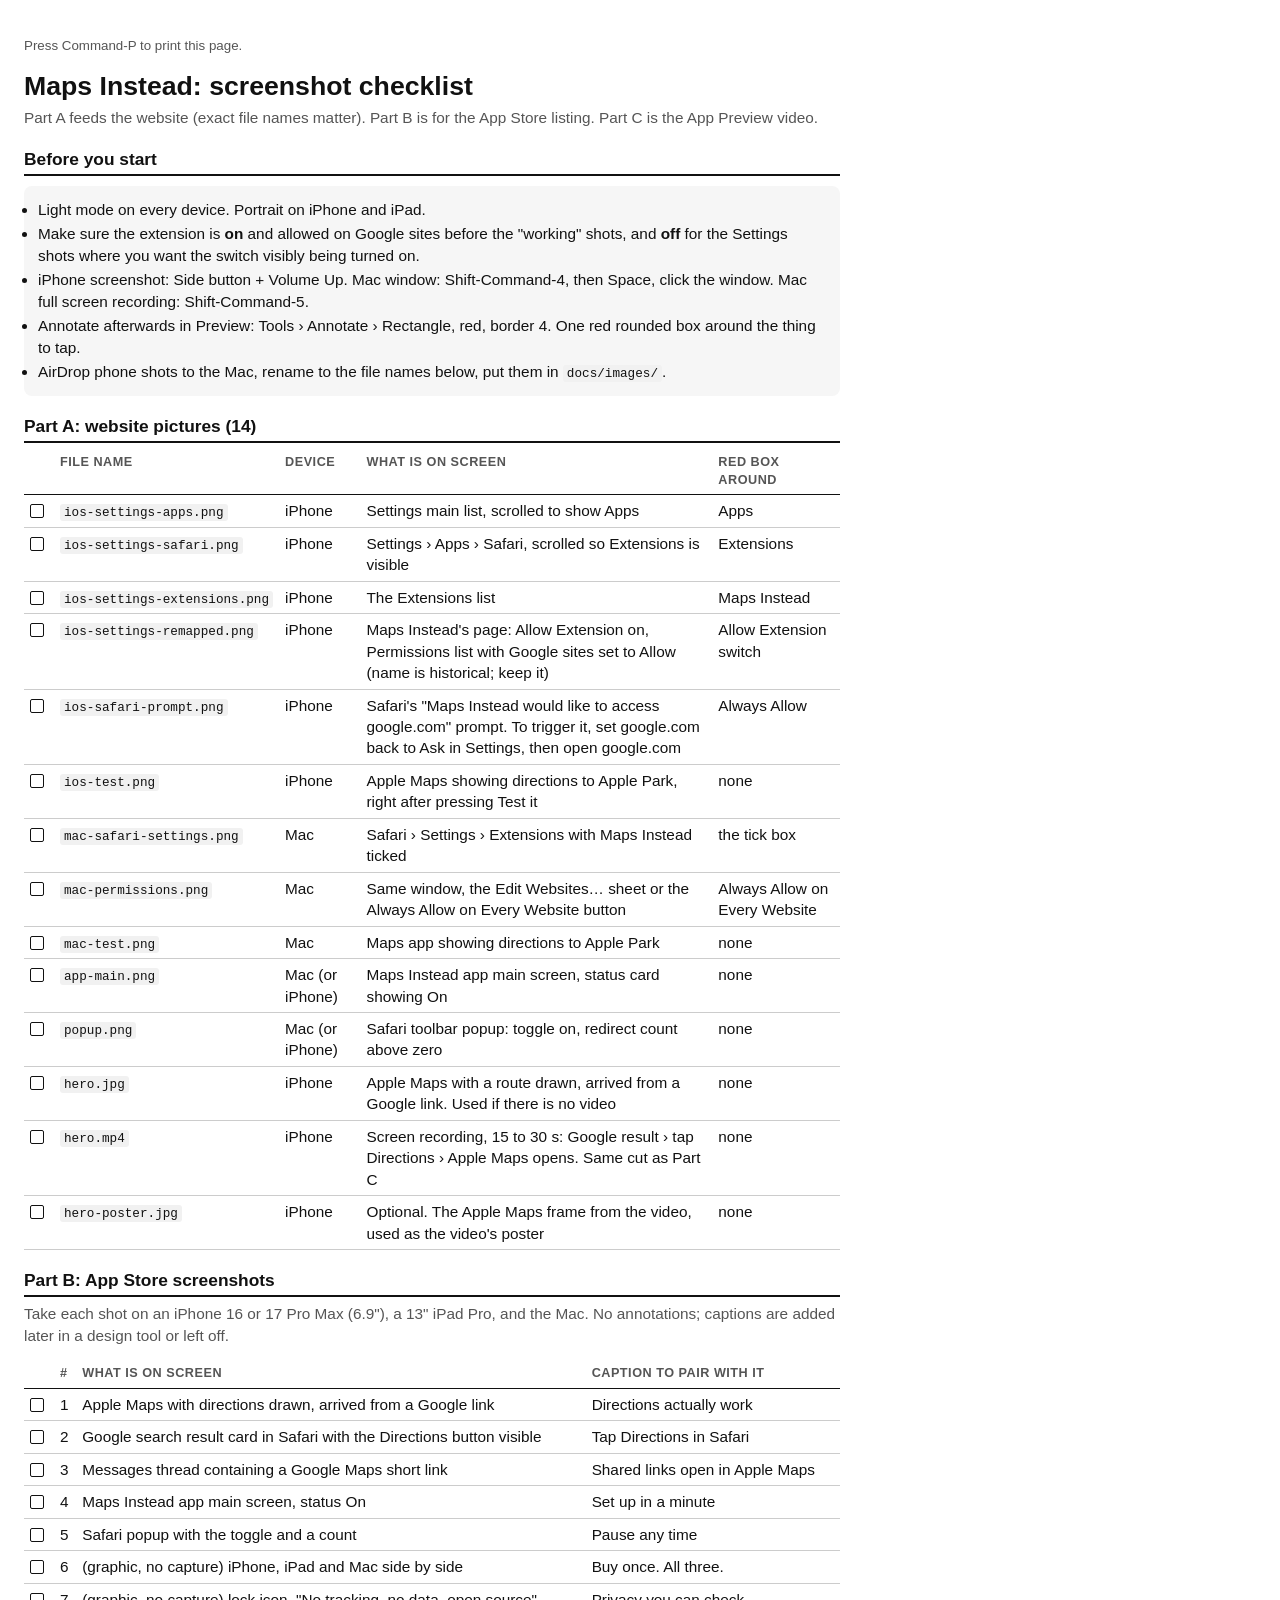
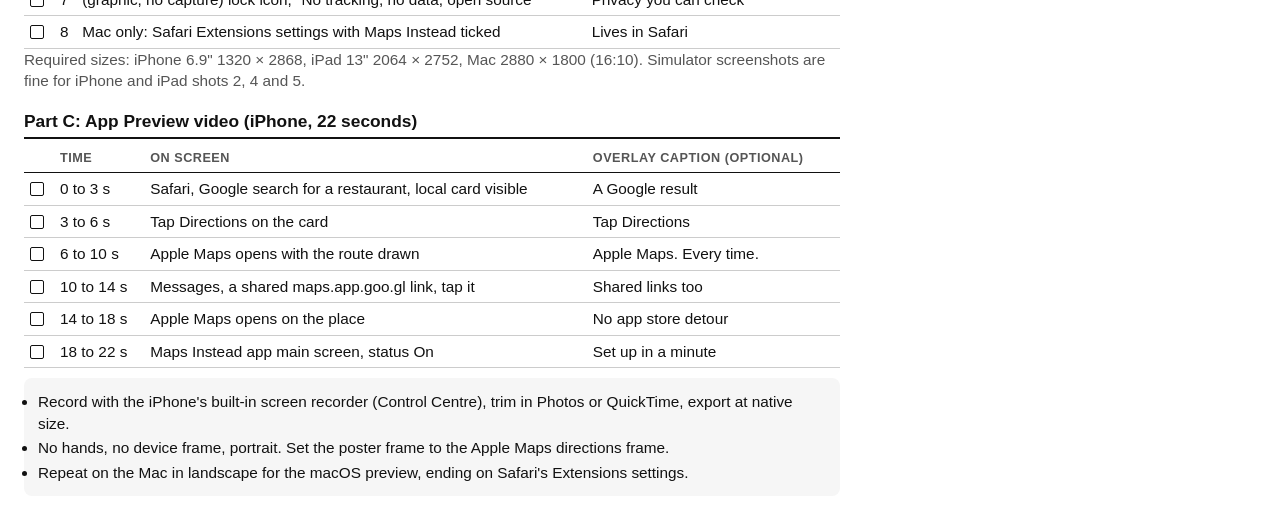
<file: docs/design/screenshot-checklist.html>
<!DOCTYPE html>
<html lang="en">
<head>
<meta charset="utf-8">
<meta name="viewport" content="width=device-width, initial-scale=1">
<title>Screenshot Checklist</title>
<style>
  @page { size: letter; margin: 0.6in; }
  body { font: 11.5pt/1.4 -apple-system, BlinkMacSystemFont, Helvetica, Arial, sans-serif; color: #111; margin: 0; padding: 24px; max-width: 8.5in; }
  h1 { font-size: 20pt; margin: 0 0 2px; }
  .sub { color: #555; margin: 0 0 14px; }
  h2 { font-size: 13pt; margin: 18px 0 6px; padding-bottom: 3px; border-bottom: 2px solid #111; }
  table { width: 100%; border-collapse: collapse; page-break-inside: auto; }
  tr { page-break-inside: avoid; }
  th, td { text-align: left; vertical-align: top; padding: 5px 6px; border-bottom: 1px solid #ccc; }
  th { font-size: 9.5pt; text-transform: uppercase; letter-spacing: .04em; color: #555; border-bottom: 1px solid #111; }
  td.box { width: 18px; }
  td.box::before { content: ""; display: inline-block; width: 12px; height: 12px; border: 1.5px solid #111; border-radius: 2px; vertical-align: -2px; }
  code { font: 9.5pt ui-monospace, Menlo, monospace; background: #f1f1f1; padding: 1px 4px; border-radius: 3px; white-space: nowrap; }
  .tips { background: #f6f6f6; border-radius: 8px; padding: 10px 14px; margin: 10px 0 0; }
  .tips li { margin: 3px 0; }
  .pb { page-break-before: always; }
  @media print { body { padding: 0; } .noprint { display: none; } }
  .noprint { color: #555; font-size: 10pt; margin-bottom: 12px; }
</style>
</head>
<body>
<p class="noprint">Press Command-P to print this page.</p>
<h1>Maps Instead: screenshot checklist</h1>
<p class="sub">Part A feeds the website (exact file names matter). Part B is for the App Store listing. Part C is the App Preview video.</p>

<h2>Before you start</h2>
<ul class="tips">
  <li>Light mode on every device. Portrait on iPhone and iPad.</li>
  <li>Make sure the extension is <strong>on</strong> and allowed on Google sites before the "working" shots, and <strong>off</strong> for the Settings shots where you want the switch visibly being turned on.</li>
  <li>iPhone screenshot: Side button + Volume Up. Mac window: Shift-Command-4, then Space, click the window. Mac full screen recording: Shift-Command-5.</li>
  <li>Annotate afterwards in Preview: Tools › Annotate › Rectangle, red, border 4. One red rounded box around the thing to tap.</li>
  <li>AirDrop phone shots to the Mac, rename to the file names below, put them in <code>docs/images/</code>.</li>
</ul>

<h2>Part A: website pictures (14)</h2>
<table>
  <tr><th></th><th>File name</th><th>Device</th><th>What is on screen</th><th>Red box around</th></tr>
  <tr><td class="box"></td><td><code>ios-settings-apps.png</code></td><td>iPhone</td><td>Settings main list, scrolled to show Apps</td><td>Apps</td></tr>
  <tr><td class="box"></td><td><code>ios-settings-safari.png</code></td><td>iPhone</td><td>Settings › Apps › Safari, scrolled so Extensions is visible</td><td>Extensions</td></tr>
  <tr><td class="box"></td><td><code>ios-settings-extensions.png</code></td><td>iPhone</td><td>The Extensions list</td><td>Maps Instead</td></tr>
  <tr><td class="box"></td><td><code>ios-settings-remapped.png</code></td><td>iPhone</td><td>Maps Instead's page: Allow Extension on, Permissions list with Google sites set to Allow (name is historical; keep it)</td><td>Allow Extension switch</td></tr>
  <tr><td class="box"></td><td><code>ios-safari-prompt.png</code></td><td>iPhone</td><td>Safari's "Maps Instead would like to access google.com" prompt. To trigger it, set google.com back to Ask in Settings, then open google.com</td><td>Always Allow</td></tr>
  <tr><td class="box"></td><td><code>ios-test.png</code></td><td>iPhone</td><td>Apple Maps showing directions to Apple Park, right after pressing Test it</td><td>none</td></tr>
  <tr><td class="box"></td><td><code>mac-safari-settings.png</code></td><td>Mac</td><td>Safari › Settings › Extensions with Maps Instead ticked</td><td>the tick box</td></tr>
  <tr><td class="box"></td><td><code>mac-permissions.png</code></td><td>Mac</td><td>Same window, the Edit Websites… sheet or the Always Allow on Every Website button</td><td>Always Allow on Every Website</td></tr>
  <tr><td class="box"></td><td><code>mac-test.png</code></td><td>Mac</td><td>Maps app showing directions to Apple Park</td><td>none</td></tr>
  <tr><td class="box"></td><td><code>app-main.png</code></td><td>Mac (or iPhone)</td><td>Maps Instead app main screen, status card showing On</td><td>none</td></tr>
  <tr><td class="box"></td><td><code>popup.png</code></td><td>Mac (or iPhone)</td><td>Safari toolbar popup: toggle on, redirect count above zero</td><td>none</td></tr>
  <tr><td class="box"></td><td><code>hero.jpg</code></td><td>iPhone</td><td>Apple Maps with a route drawn, arrived from a Google link. Used if there is no video</td><td>none</td></tr>
  <tr><td class="box"></td><td><code>hero.mp4</code></td><td>iPhone</td><td>Screen recording, 15 to 30 s: Google result › tap Directions › Apple Maps opens. Same cut as Part C</td><td>none</td></tr>
  <tr><td class="box"></td><td><code>hero-poster.jpg</code></td><td>iPhone</td><td>Optional. The Apple Maps frame from the video, used as the video's poster</td><td>none</td></tr>
</table>

<h2 class="pb">Part B: App Store screenshots</h2>
<p class="sub">Take each shot on an iPhone 16 or 17 Pro Max (6.9"), a 13" iPad Pro, and the Mac. No annotations; captions are added later in a design tool or left off.</p>
<table>
  <tr><th></th><th>#</th><th>What is on screen</th><th>Caption to pair with it</th></tr>
  <tr><td class="box"></td><td>1</td><td>Apple Maps with directions drawn, arrived from a Google link</td><td>Directions actually work</td></tr>
  <tr><td class="box"></td><td>2</td><td>Google search result card in Safari with the Directions button visible</td><td>Tap Directions in Safari</td></tr>
  <tr><td class="box"></td><td>3</td><td>Messages thread containing a Google Maps short link</td><td>Shared links open in Apple Maps</td></tr>
  <tr><td class="box"></td><td>4</td><td>Maps Instead app main screen, status On</td><td>Set up in a minute</td></tr>
  <tr><td class="box"></td><td>5</td><td>Safari popup with the toggle and a count</td><td>Pause any time</td></tr>
  <tr><td class="box"></td><td>6</td><td>(graphic, no capture) iPhone, iPad and Mac side by side</td><td>Buy once. All three.</td></tr>
  <tr><td class="box"></td><td>7</td><td>(graphic, no capture) lock icon, "No tracking, no data, open source"</td><td>Privacy you can check</td></tr>
  <tr><td class="box"></td><td>8</td><td>Mac only: Safari Extensions settings with Maps Instead ticked</td><td>Lives in Safari</td></tr>
</table>
<p class="sub">Required sizes: iPhone 6.9" 1320 × 2868, iPad 13" 2064 × 2752, Mac 2880 × 1800 (16:10). Simulator screenshots are fine for iPhone and iPad shots 2, 4 and 5.</p>

<h2>Part C: App Preview video (iPhone, 22 seconds)</h2>
<table>
  <tr><th></th><th>Time</th><th>On screen</th><th>Overlay caption (optional)</th></tr>
  <tr><td class="box"></td><td>0 to 3 s</td><td>Safari, Google search for a restaurant, local card visible</td><td>A Google result</td></tr>
  <tr><td class="box"></td><td>3 to 6 s</td><td>Tap Directions on the card</td><td>Tap Directions</td></tr>
  <tr><td class="box"></td><td>6 to 10 s</td><td>Apple Maps opens with the route drawn</td><td>Apple Maps. Every time.</td></tr>
  <tr><td class="box"></td><td>10 to 14 s</td><td>Messages, a shared maps.app.goo.gl link, tap it</td><td>Shared links too</td></tr>
  <tr><td class="box"></td><td>14 to 18 s</td><td>Apple Maps opens on the place</td><td>No app store detour</td></tr>
  <tr><td class="box"></td><td>18 to 22 s</td><td>Maps Instead app main screen, status On</td><td>Set up in a minute</td></tr>
</table>
<ul class="tips">
  <li>Record with the iPhone's built-in screen recorder (Control Centre), trim in Photos or QuickTime, export at native size.</li>
  <li>No hands, no device frame, portrait. Set the poster frame to the Apple Maps directions frame.</li>
  <li>Repeat on the Mac in landscape for the macOS preview, ending on Safari's Extensions settings.</li>
</ul>
</body>
</html>
</file>
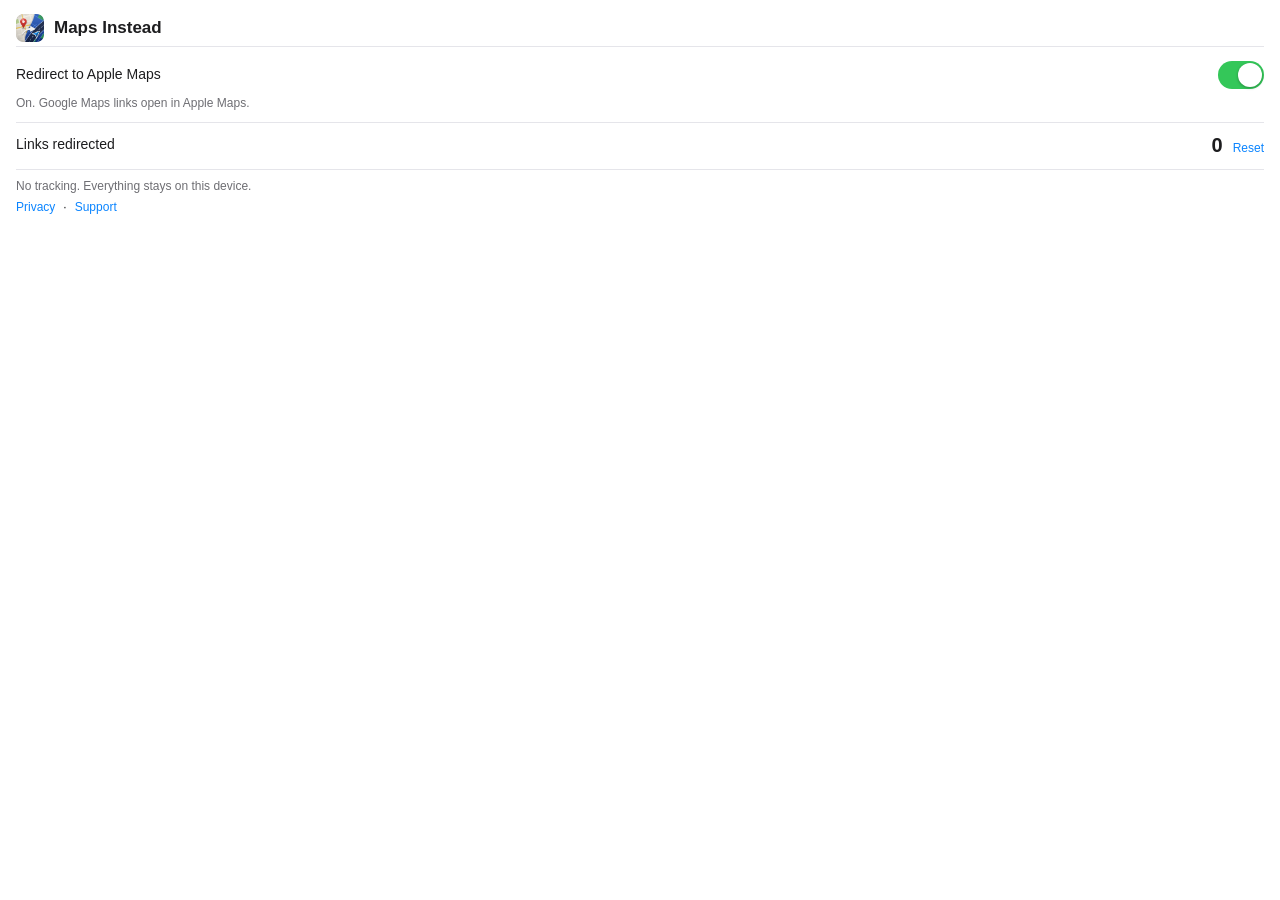
<file: Shared (Extension)/Resources/popup.html>
<!DOCTYPE html>
<html lang="en">
<head>
  <meta charset="utf-8">
  <meta name="viewport" content="width=device-width, initial-scale=1">
  <meta name="color-scheme" content="light dark">
  <title>Maps Instead</title>
  <link rel="stylesheet" href="popup.css">
</head>
<body>
  <main class="popup">
    <header class="row header">
      <img src="images/icon-96.png" alt="" width="28" height="28">
      <h1 id="title" data-i18n="extension_name">Maps Instead</h1>
    </header>

    <label class="row toggle-row" for="enabled">
      <span data-i18n="popup_enabled_label">Redirect to Apple Maps</span>
      <span class="switch">
        <input type="checkbox" id="enabled" checked>
        <span class="slider" aria-hidden="true"></span>
      </span>
    </label>
    <p class="status" id="status" data-i18n="popup_status_on">On. Google Maps links open in Apple Maps.</p>

    <section class="row count-row">
      <span data-i18n="popup_count_label">Links redirected</span>
      <span class="count-wrap">
        <strong id="count">0</strong>
        <button type="button" id="reset" class="link-button" data-i18n="popup_reset">Reset</button>
      </span>
    </section>

    <button type="button" id="open-current" class="primary hidden" data-i18n="popup_open_current">Open this page in Apple Maps</button>

    <footer>
      <p class="muted" data-i18n="popup_footer">No tracking. Everything stays on this device.</p>
      <p class="links">
        <a id="privacy-link" href="#" target="_blank" rel="noopener" data-i18n="popup_privacy">Privacy</a>
        <span aria-hidden="true">·</span>
        <a id="support-link" href="#" target="_blank" rel="noopener" data-i18n="popup_support">Support</a>
      </p>
    </footer>
  </main>
  <script src="mapsConverter.js"></script>
  <script src="popup.js"></script>
</body>
</html>
</file>
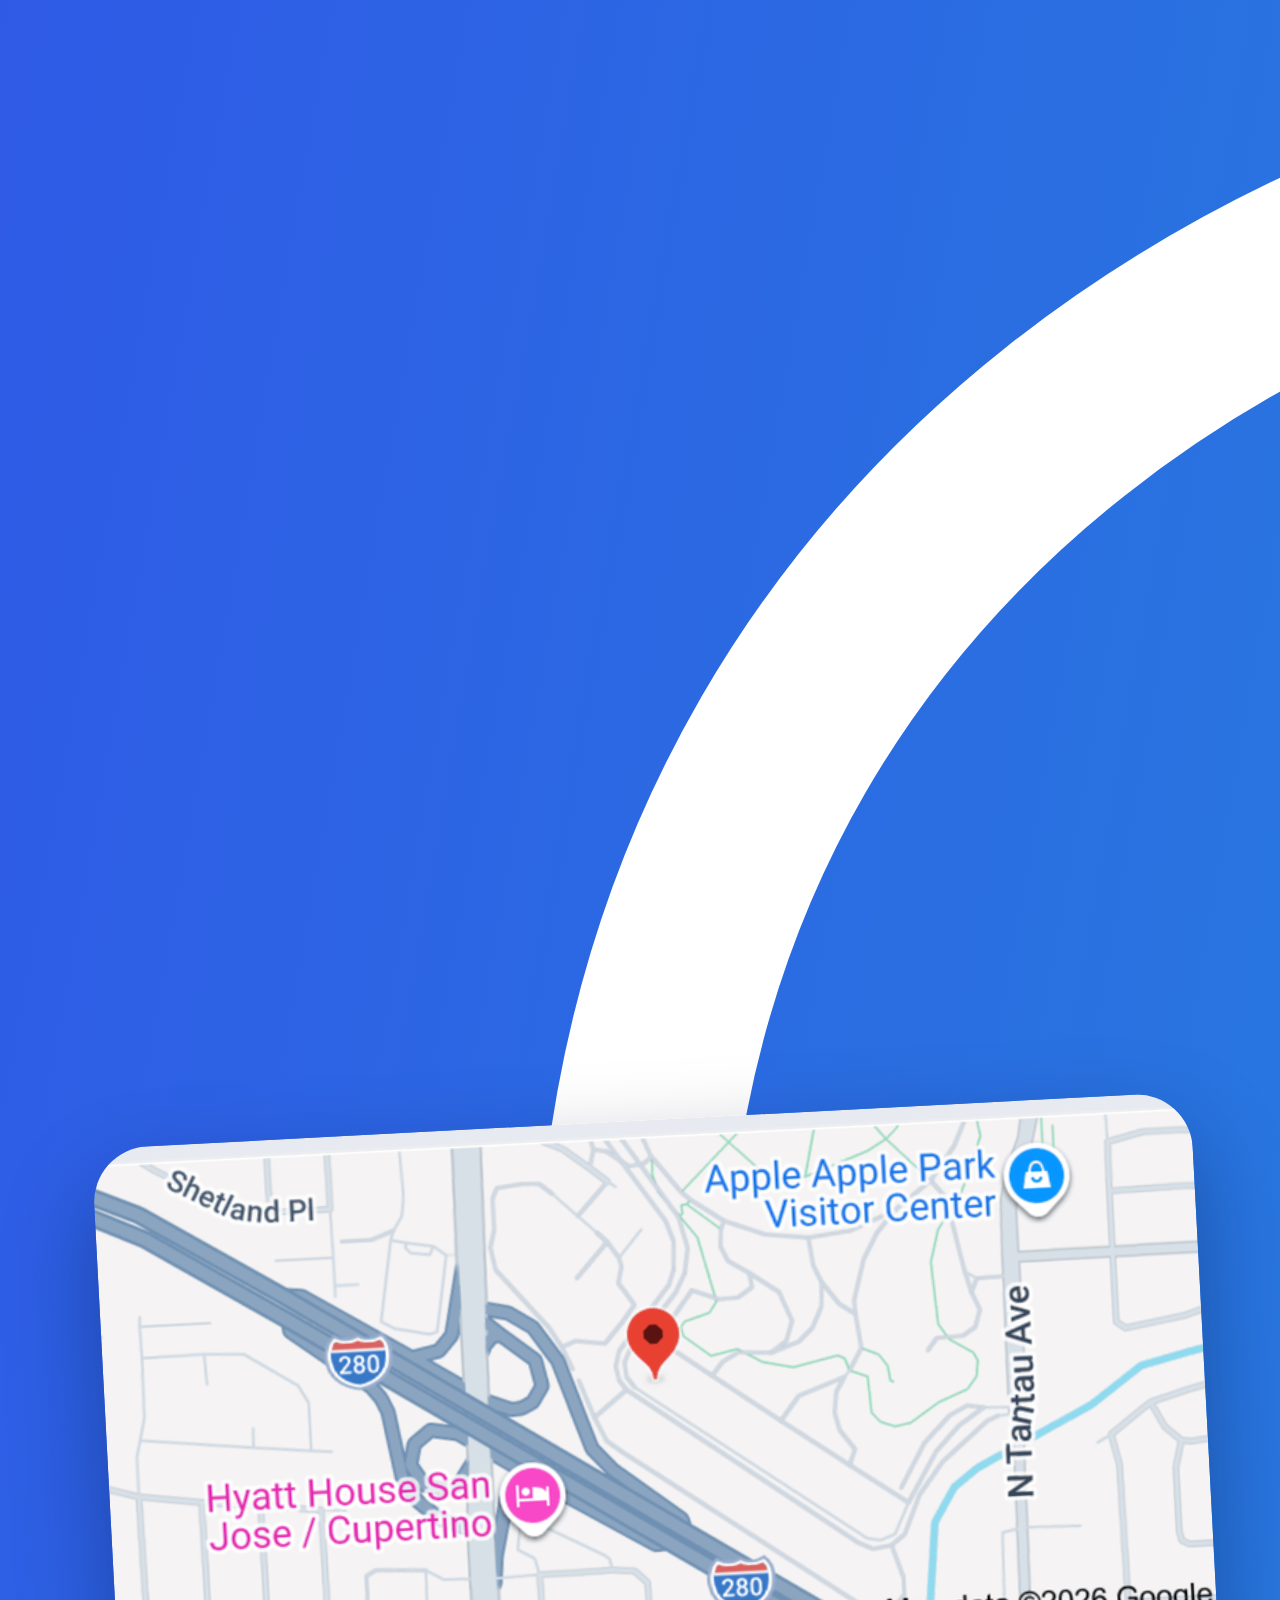
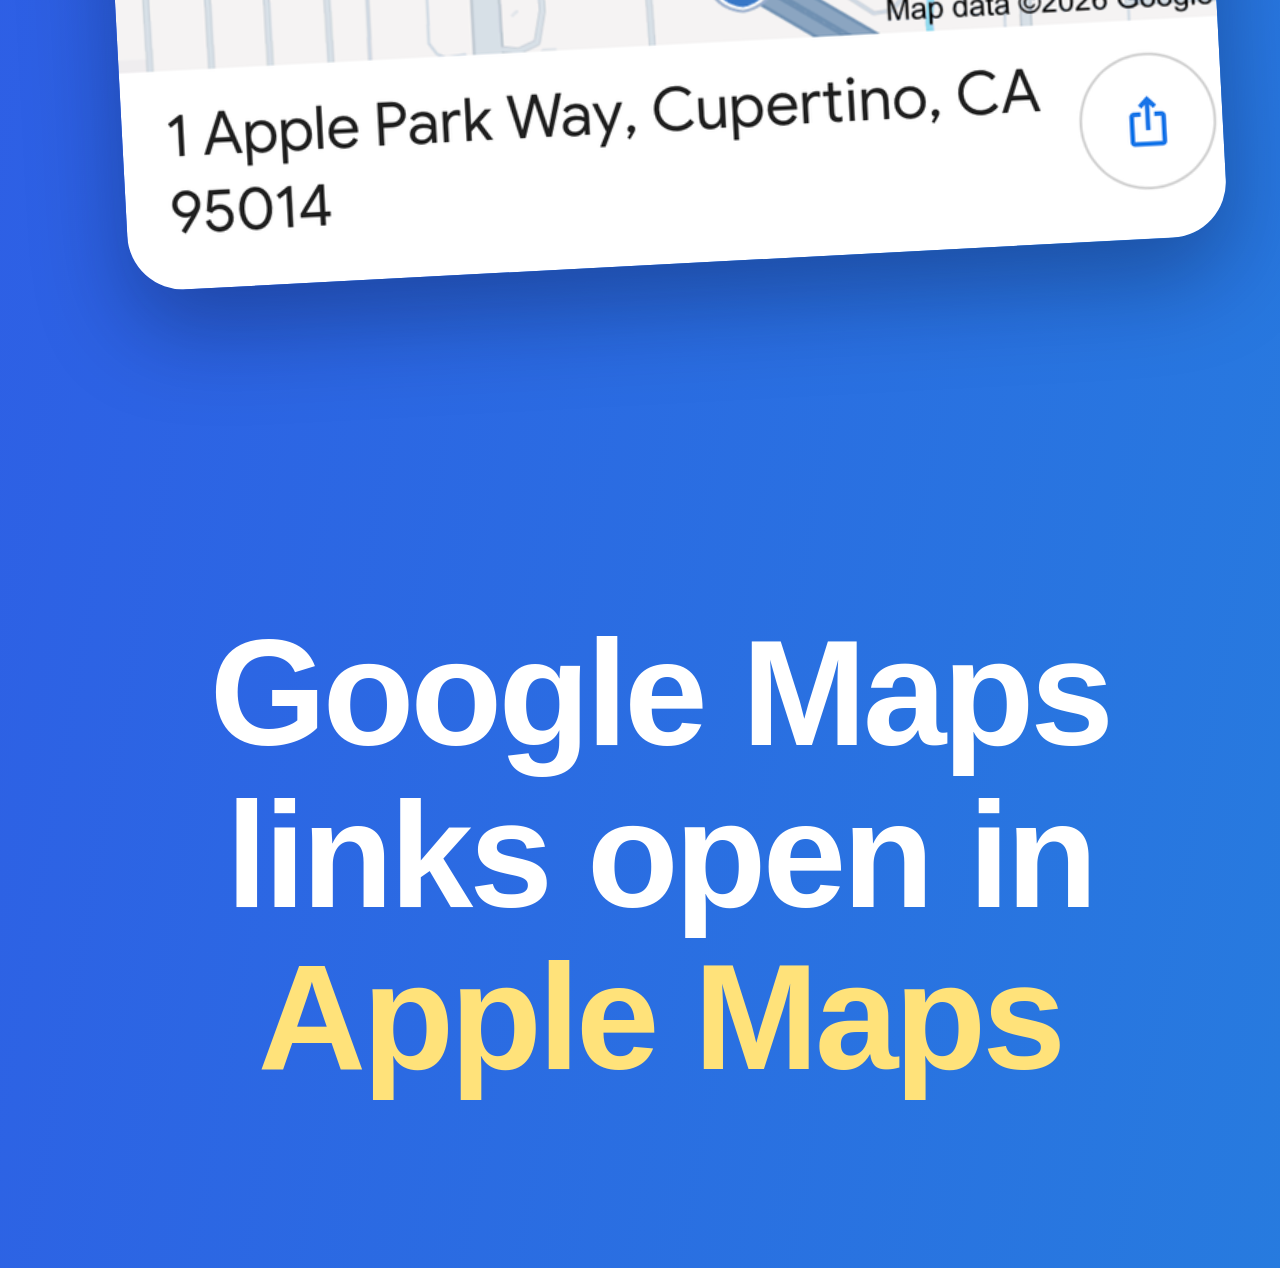
<file: docs/app-store/slides/leap.html>
<!DOCTYPE html><html lang="en"><head><meta charset="utf-8"><title>Big leap</title><link rel="stylesheet" href="common.css">
<style>
  .stage { background: linear-gradient(100deg, #2f5ae6 0%, #2487dc 55%, #1cb4c8 100%); color: #fff; }
  .cap { top: auto; bottom: 170px; }
  .cap b { color: #ffe27a; font-weight: 700; }
  .card { top: 1120px; }
  .phone { left: 1630px; top: 730px; width: 700px; height: 1522px; border-radius: 112px; padding: 20px; transform: rotate(-4deg); }
  .phone img { border-radius: 94px; }
  .phone::after { top: 46px; width: 240px; height: 68px; margin-left: -120px; }
  .chat { top: 1330px; left: 2790px; }
</style></head><body><div class="stage">
  <div class="cap" style="left:0">Google Maps links open in <b>Apple Maps</b></div>
  <div class="cap" style="left:1320px">Directions <b>actually work</b></div>
  <div class="cap" style="left:2640px">Shared links <b>too</b></div>
  <svg class="art" viewBox="0 0 3960 2868" xmlns="http://www.w3.org/2000/svg">
    <path d="M 640 1180 C 800 -130, 2900 -260, 3205 960" fill="none" stroke="#fff" stroke-width="190" stroke-linecap="round"/>
    <path d="M 3380 900 L 3030 1000 L 3290 1290 Z" fill="#fff" stroke="#fff" stroke-width="60" stroke-linejoin="round"/>
  </svg>
  <div class="card"><img src="../../images/ios-google-result.png" alt=""></div>
  <div class="phone"><img src="assets/ios-success.png" alt=""></div>
  <div class="chat"><div class="bubble">Dinner here tonight?</div><br><div class="bubble link">maps.app.goo.gl/x7Qa</div></div>
</div></body></html>
</file>
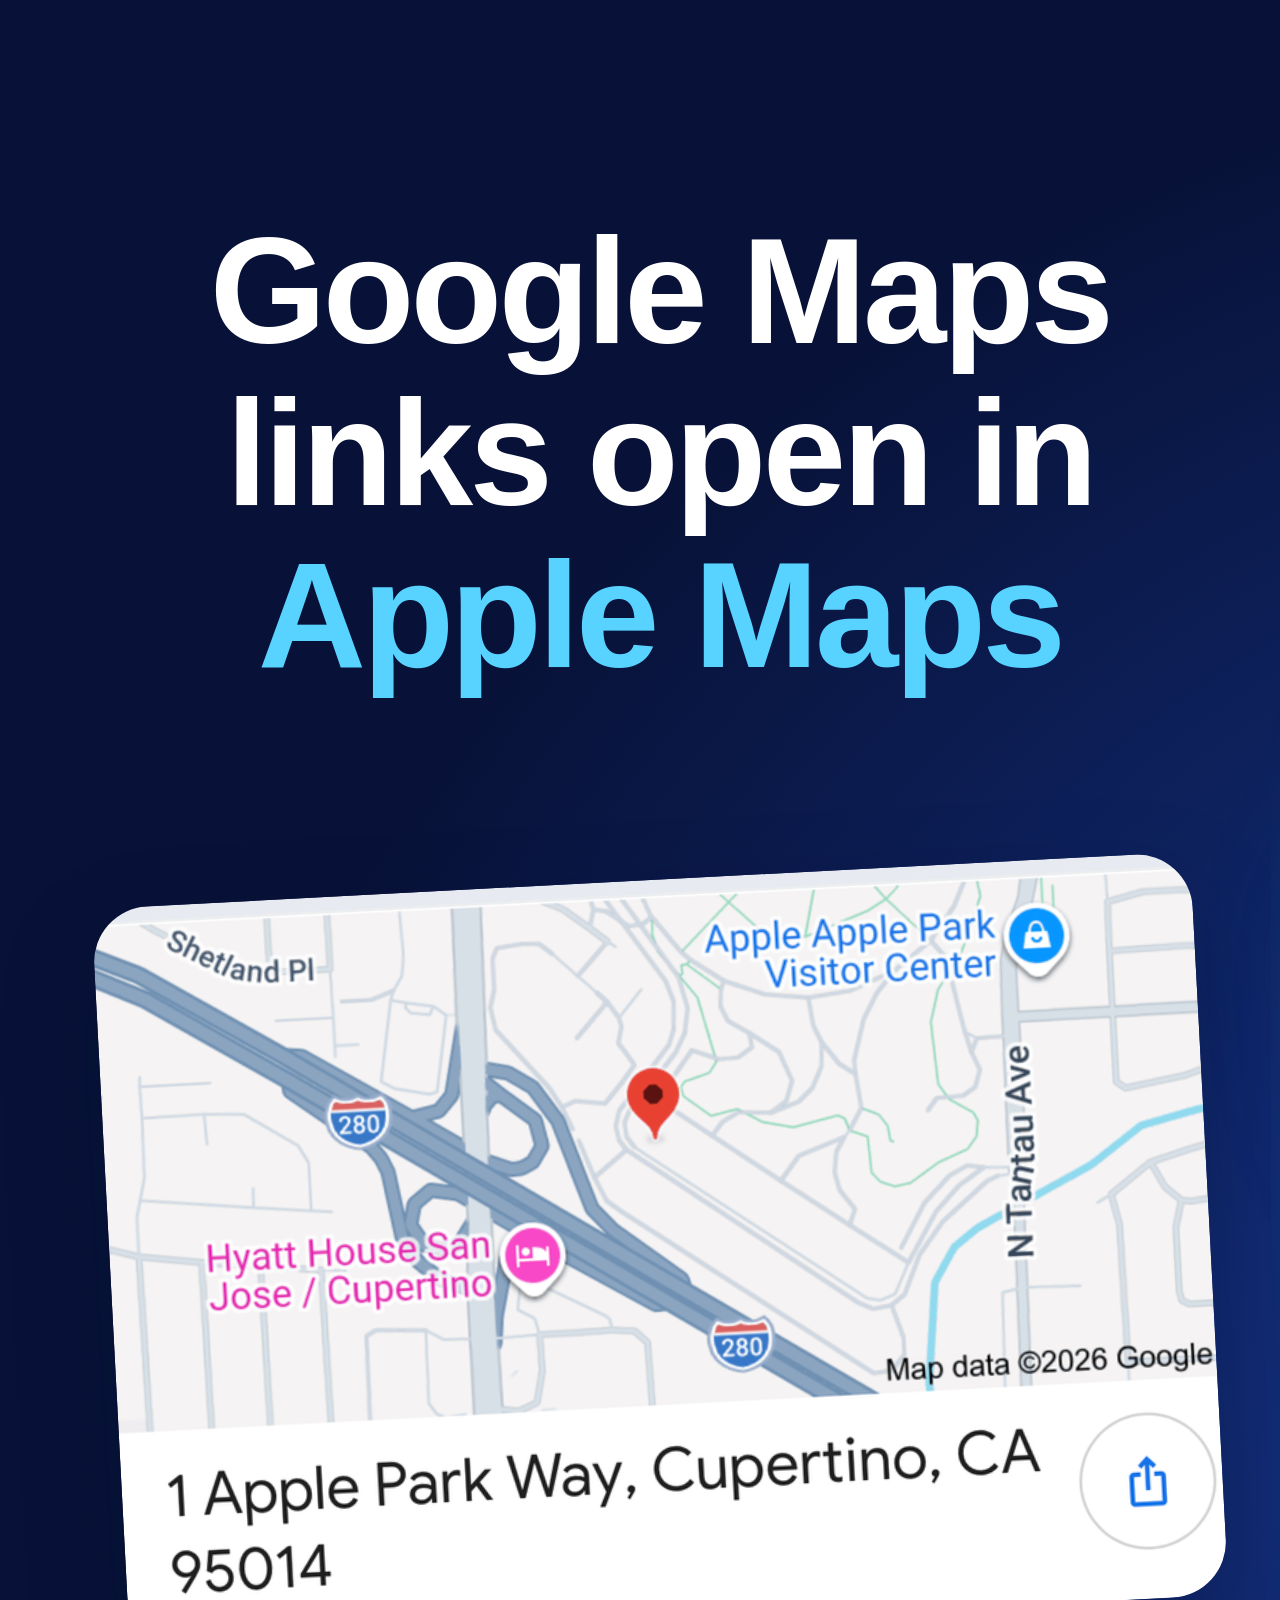
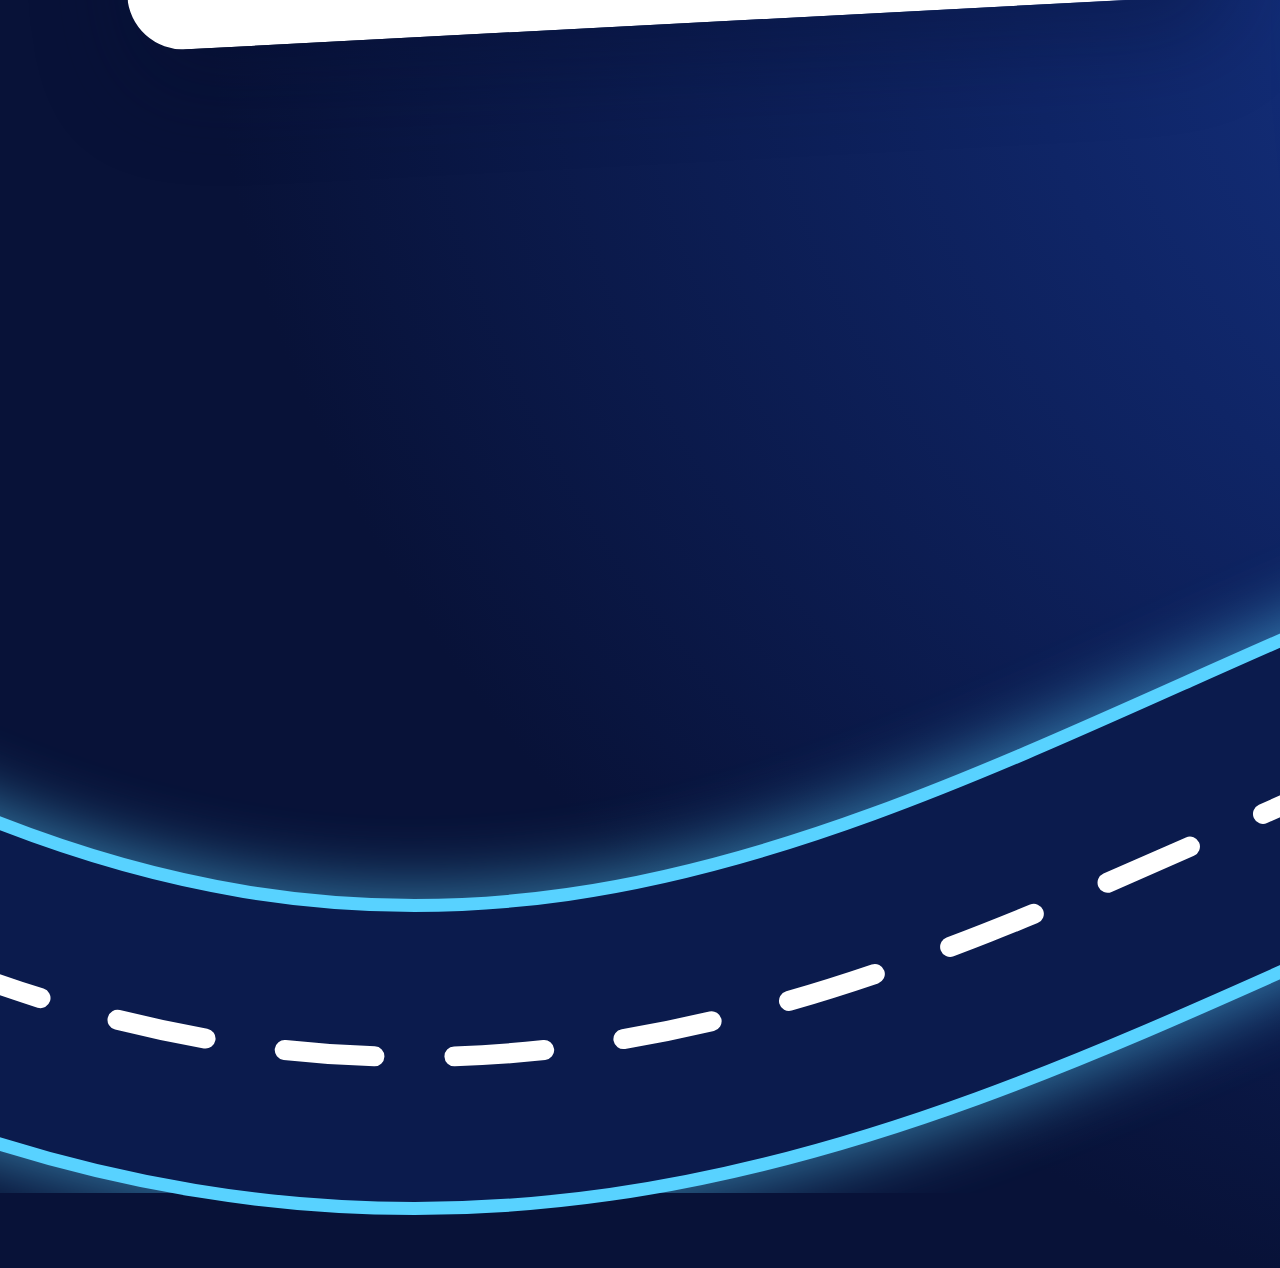
<file: docs/app-store/slides/night.html>
<!DOCTYPE html><html lang="en"><head><meta charset="utf-8"><title>Night drive</title><link rel="stylesheet" href="common.css">
<style>
  .stage { background: radial-gradient(1800px 1500px at 2000px 1500px, #1b3f9e 0%, #0f2566 55%, #081238 100%); color: #fff; }
  .cap b { color: #58d2ff; font-weight: 700; }
  .phone { left: 1460px; transform: rotate(-6deg); box-shadow: 0 0 160px rgba(88, 210, 255, .35), 0 50px 120px rgba(0, 0, 0, .6); }
</style></head><body><div class="stage">
  <div class="cap" style="left:0">Google Maps links open in <b>Apple Maps</b></div>
  <div class="cap" style="left:1320px">Directions <b>actually work</b></div>
  <div class="cap" style="left:2640px">Shared links <b>too</b></div>
  <svg class="art" viewBox="0 0 3960 2868" xmlns="http://www.w3.org/2000/svg">
    <defs>
      <path id="road" d="M -200 2500 C 700 2950, 1200 2300, 1900 2200 S 2900 2700, 3320 1980"/>
      <filter id="glow" x="-20%" y="-20%" width="140%" height="140%"><feGaussianBlur stdDeviation="34"/></filter>
    </defs>
    <g fill="none" stroke-linecap="round">
      <use href="#road" stroke="#58d2ff" stroke-width="330" opacity=".55" filter="url(#glow)"/>
      <use href="#road" stroke="#58d2ff" stroke-width="316"/>
      <use href="#road" stroke="#0b1b4d" stroke-width="290"/>
      <use href="#road" stroke="#fff" stroke-width="20" stroke-dasharray="90 80"/>
    </g>
    <g transform="translate(3320 1900) rotate(-30)">
      <path d="M 0 -250 L 190 190 L 0 100 L -190 190 Z" fill="#2ea8ff" stroke="#fff" stroke-width="26" stroke-linejoin="round"/>
    </g>
  </svg>
  <div class="card"><img src="../../images/ios-google-result.png" alt=""></div>
  <div class="phone"><img src="assets/ios-success.png" alt=""></div>
  <div class="chat"><div class="bubble">Dinner here tonight?</div><br><div class="bubble link">maps.app.goo.gl/x7Qa</div></div>
</div></body></html>
</file>
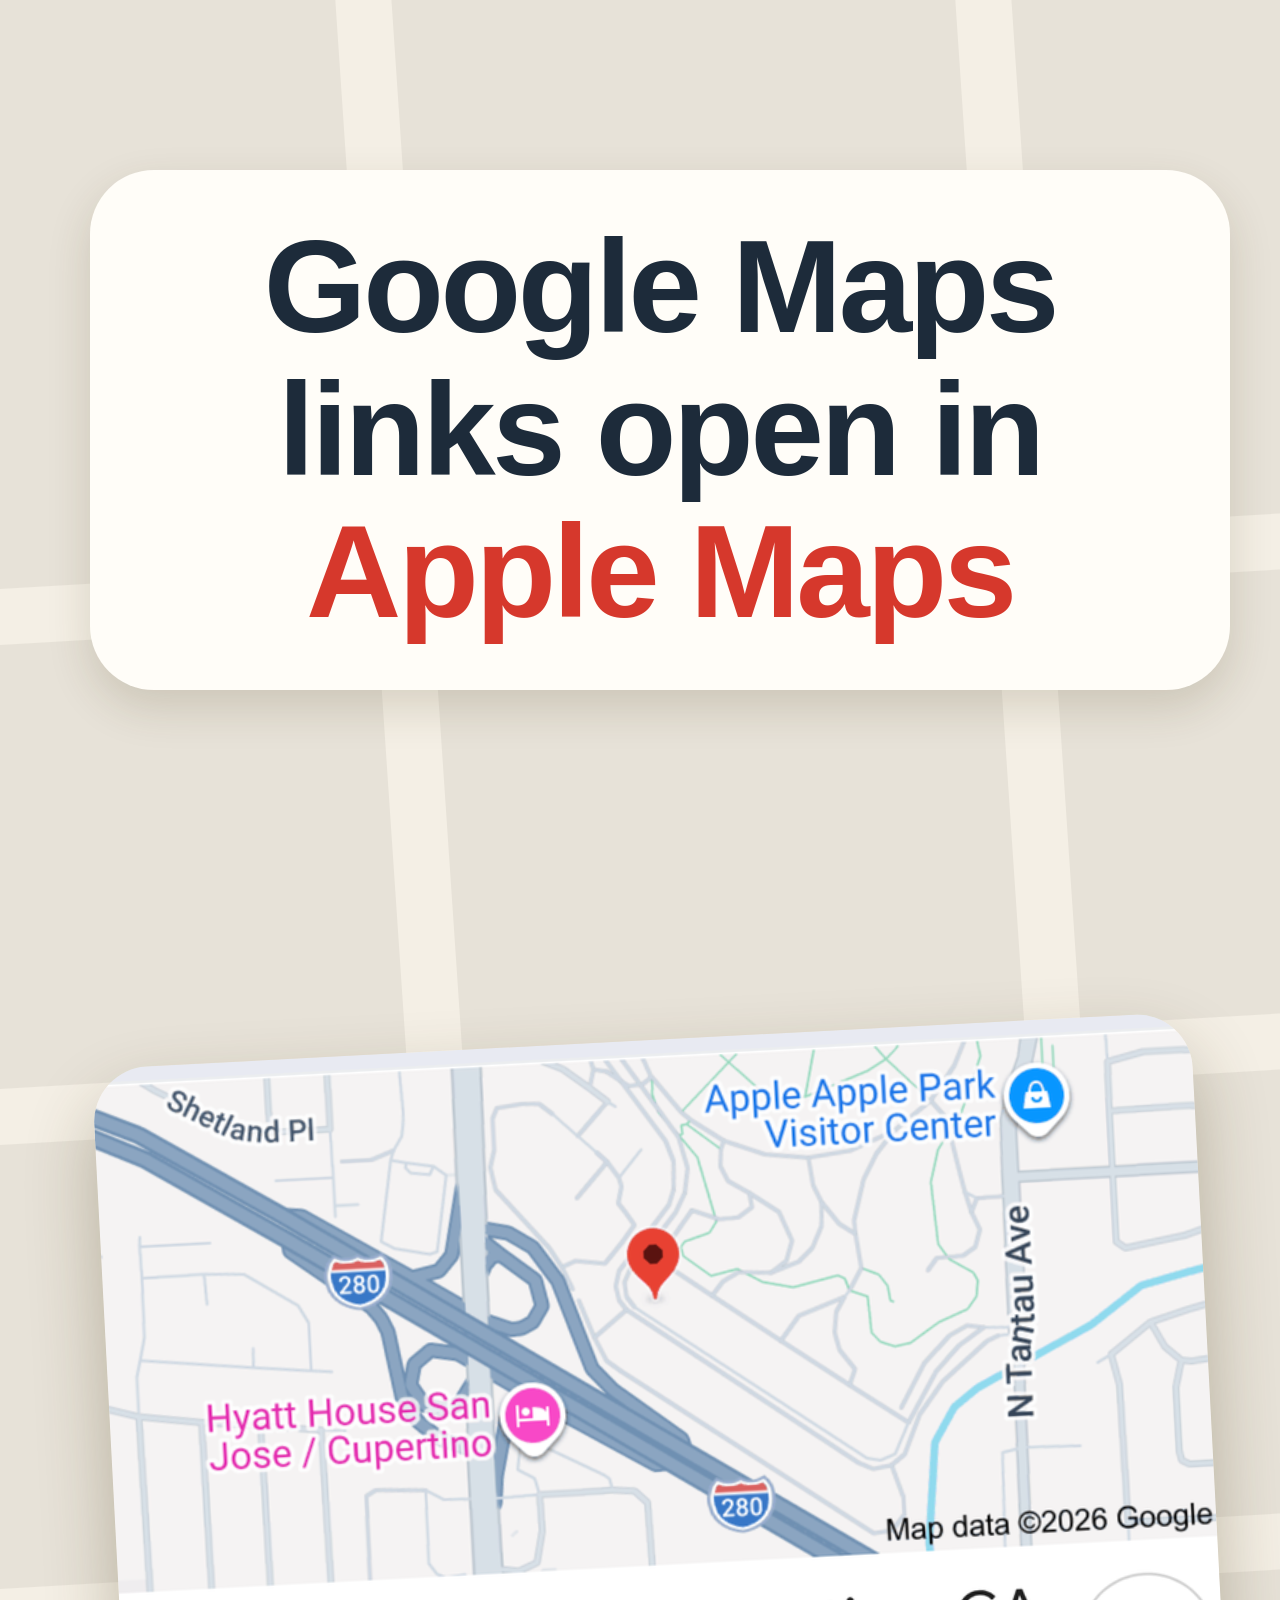
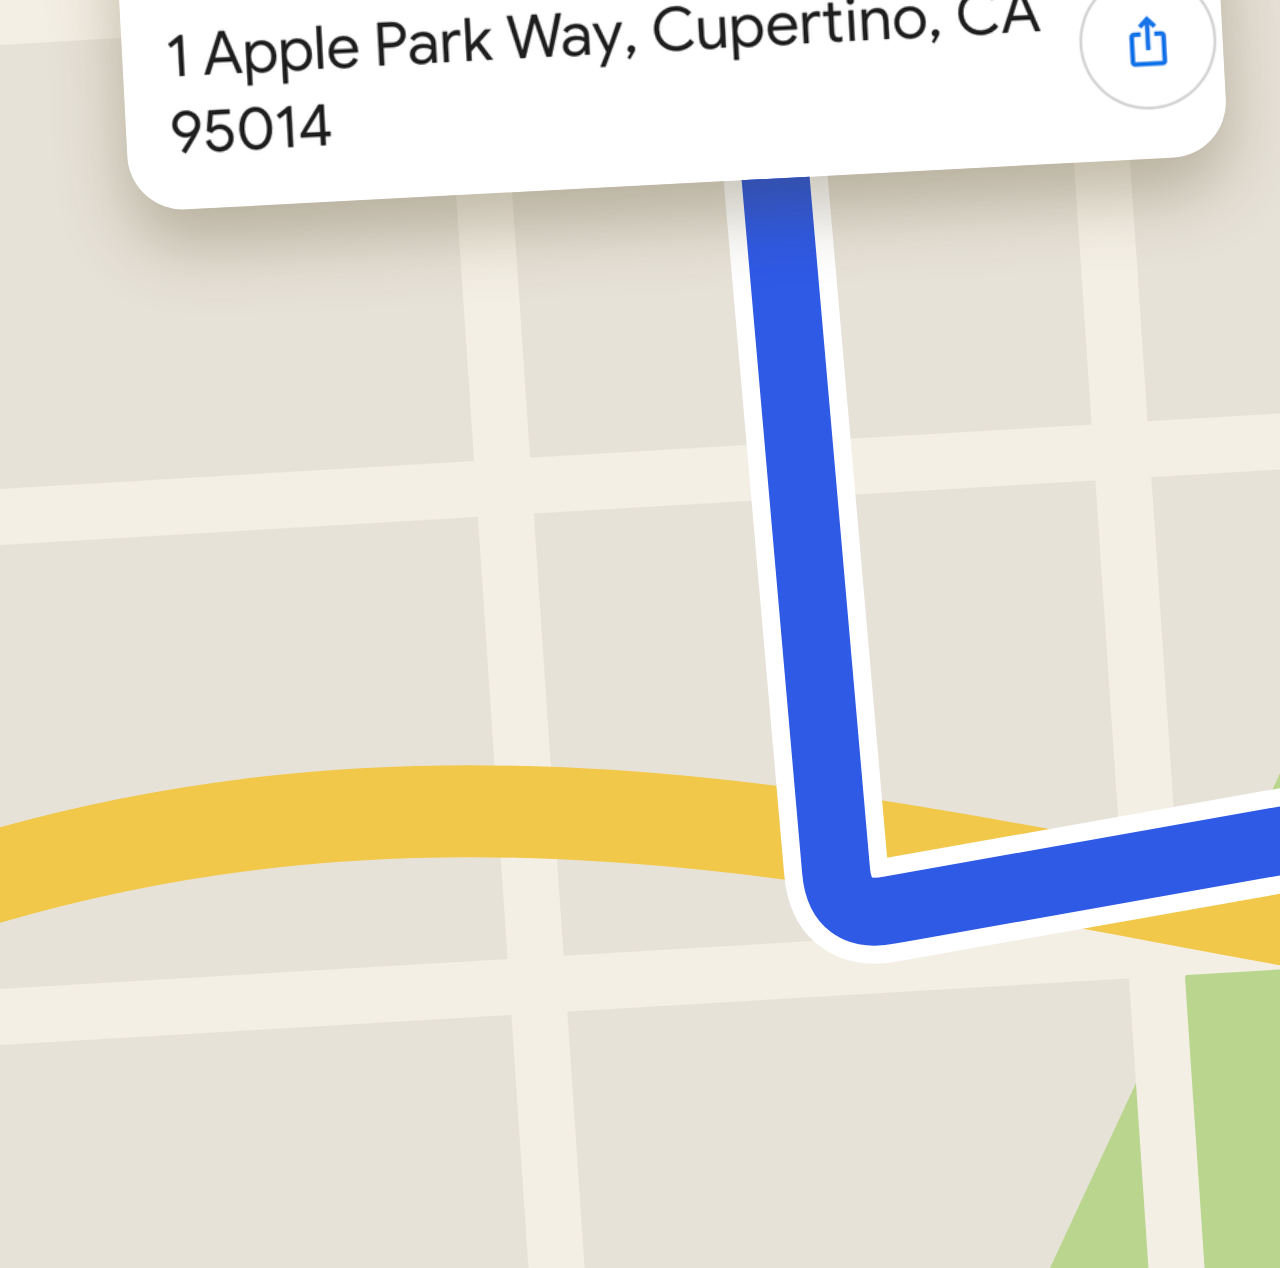
<file: docs/app-store/slides/paper.html>
<!DOCTYPE html><html lang="en"><head><meta charset="utf-8"><title>Paper map</title><link rel="stylesheet" href="common.css">
<style>
  .stage { width: 7920px; background: #e7e2d8; color: #1d2b3a; }
  .cap { top: 170px; left: 0; }
  .cap span { display: inline-block; background: #fffdf8; padding: 46px 60px; border-radius: 64px; box-shadow: 0 18px 44px rgba(70, 55, 20, .16); }
  .cap b { color: #d6382c; font-weight: 700; }
  .cap.night b { color: #2a74f0; }
  .cap { font-size: 132px; }
  .card { top: 1040px; box-shadow: 0 34px 70px rgba(70, 55, 20, .3); }
  .phone { top: 860px; box-shadow: 0 44px 100px rgba(70, 55, 20, .42); }
  .chat { top: 1020px; }
  .shot-card { position: absolute; border-radius: 56px; overflow: hidden; box-shadow: 0 34px 70px rgba(70, 55, 20, .3); }
  .shot-card img { display: block; width: 100%; }
  .promises { position: absolute; left: 5400px; top: 980px; width: 1080px; box-sizing: border-box; padding: 40px 70px; border-radius: 64px; background: #fffdf8; box-shadow: 0 34px 70px rgba(70, 55, 20, .3); font-size: 84px; font-weight: 600; }
  .promises div { display: flex; align-items: center; gap: 44px; padding: 58px 0; border-bottom: 4px solid #eee7d8; }
  .promises div:last-child { border: 0; }
  .promises i { flex: none; width: 92px; height: 92px; border-radius: 50%; background: #2f5ae6; color: #fff; font: 700 60px/92px -apple-system, sans-serif; text-align: center; }
  .device { position: absolute; box-sizing: border-box; background: #fffdf8; border: 26px solid #1b1b1f; display: grid; place-items: center; box-shadow: 0 34px 70px rgba(70, 55, 20, .34); }
  .device img { border-radius: 22%; }
  .base { position: absolute; left: 6660px; top: 1880px; width: 1200px; height: 56px; border-radius: 0 0 50px 50px; background: #b9b6ae; box-shadow: 0 30px 50px rgba(70, 55, 20, .3); }
  .draft { position: absolute; font: 600 38px/1 -apple-system, sans-serif; color: #fff; background: #d6382c; padding: 14px 22px; border-radius: 14px; }
  .pin { position: absolute; left: 3110px; top: 1730px; width: 380px; filter: drop-shadow(0 26px 30px rgba(70, 55, 20, .4)); }
</style></head><body><div class="stage">
  <svg class="art" width="7920" height="2868" viewBox="0 0 7920 2868" xmlns="http://www.w3.org/2000/svg">
    <defs>
      <!-- The curved boundary from the icon, stretched across slides 3 and 4. -->
      <path id="wave" d="M 5050 -100 C 4850 500, 4250 700, 4150 1200 S 4250 1800, 3900 2200 S 3500 2700, 3480 2968"/>
      <clipPath id="night-side"><path d="M 5050 -100 C 4850 500, 4250 700, 4150 1200 S 4250 1800, 3900 2200 S 3500 2700, 3480 2968 L 8100 2968 L 8100 -100 Z"/></clipPath>
      <linearGradient id="night-sky" x1="0" y1="0" x2="0" y2="1"><stop offset="0" stop-color="#245cc4"/><stop offset="1" stop-color="#14388c"/></linearGradient>
      <path id="highway" d="M 3700 3060 C 4300 2380, 5000 2800, 5800 2520 S 7300 2240, 8120 2520"/>
      <filter id="soft" x="-5%" y="-5%" width="110%" height="110%"><feGaussianBlur stdDeviation="30"/></filter>
    </defs>

    <!-- Paper side: the left half of the icon. -->
    <path d="M 1050 2868 L 1500 1900 L 2500 1950 L 2750 2868 Z" fill="#bad68e"/>
    <g id="streets" fill="none" stroke="#f4efe5" stroke-width="56" stroke-linecap="round"></g>
    <path d="M -80 2500 C 800 2200, 1500 2780, 2300 2500 S 3500 1900, 4300 2060" fill="none" stroke="#f2c84b" stroke-width="92"/>
    <path d="M 760 1600 L 836 2470 Q 840 2520 890 2510 L 2640 2200 Q 2690 2190 2700 2240 L 2760 2640 Q 2770 2690 2820 2680 L 3250 2620 Q 3300 2610 3300 2560 L 3300 2120" fill="none" stroke="#fff" stroke-width="104" stroke-linecap="round" stroke-linejoin="round"/>
    <path d="M 760 1600 L 836 2470 Q 840 2520 890 2510 L 2640 2200 Q 2690 2190 2700 2240 L 2760 2640 Q 2770 2690 2820 2680 L 3250 2620 Q 3300 2610 3300 2560 L 3300 2120" fill="none" stroke="#2f5ae6" stroke-width="68" stroke-linecap="round" stroke-linejoin="round"/>

    <!-- Night side: the right half of the icon. -->
    <use href="#wave" fill="none" stroke="#000" stroke-opacity=".3" stroke-width="70" filter="url(#soft)"/>
    <g clip-path="url(#night-side)">
      <rect x="3300" y="-100" width="4800" height="3100" fill="url(#night-sky)"/>
      <g fill="#2e9e5c">
        <rect x="4750" y="330" width="560" height="360" rx="56" transform="rotate(-28 5030 510)"/>
        <rect x="6300" y="560" width="620" height="400" rx="56" transform="rotate(-28 6610 760)"/>
        <rect x="7320" y="1050" width="560" height="380" rx="56" transform="rotate(-28 7600 1240)"/>
        <rect x="5150" y="2250" width="420" height="300" rx="50" transform="rotate(-28 5360 2400)"/>
      </g>
      <g id="night-streets" fill="none" stroke="#4682e4" stroke-width="30" stroke-linecap="round"></g>
      <g fill="none" stroke-linecap="round">
        <use href="#highway" stroke="#b3cdff" stroke-width="350"/>
        <use href="#highway" stroke="#17264a" stroke-width="316"/>
        <use href="#highway" stroke="#d6e6ff" stroke-width="20" stroke-dasharray="110 100"/>
      </g>
      <path d="M 0 -170 L 130 130 L 0 70 L -130 130 Z" transform="translate(5960 2470) rotate(78)" fill="#009dff" stroke="#fff" stroke-width="24" stroke-linejoin="round"/>
    </g>
    <use href="#wave" fill="none" stroke="#fff" stroke-opacity=".7" stroke-width="18"/>
  </svg>
  <div class="cap" style="left:0"><span>Google Maps links open in <b>Apple Maps</b></span></div>
  <div class="cap" style="left:1320px"><span>Directions <b>actually work</b></span></div>
  <div class="cap" style="left:2640px"><span>Shared links <b>too</b></span></div>
  <div class="cap" style="left:3960px"><span>Set up in <b>a minute</b></span></div>
  <div class="cap night" style="left:5280px"><span>Privacy<br><b>you can check</b></span></div>
  <div class="cap night" style="left:6600px"><span>Buy once.<br><b>Get all three.</b></span></div>
  <div class="card"><img src="../../images/ios-google-result.png" alt=""></div>
  <div class="phone"><img src="assets/ios-success.png" alt=""></div>
  <div class="chat"><div class="bubble">Dinner here tonight?</div><br><div class="bubble link">maps.app.goo.gl/x7Qa</div></div>
  <svg class="pin" viewBox="0 0 200 260" xmlns="http://www.w3.org/2000/svg"><path d="M100 6C48 6 8 46 8 97c0 66 92 157 92 157s92-91 92-157C192 46 152 6 100 6z" fill="#e8402f" stroke="#fff" stroke-width="10"/><circle cx="100" cy="96" r="36" fill="#fff"/></svg>

  <div class="shot-card" style="left:4070px;top:800px;width:1100px;transform:rotate(2deg)"><img src="../../images/ios-settings-remapped.png" alt=""></div>
  <div class="shot-card" style="left:4240px;top:1950px;width:960px;transform:rotate(-3deg)"><img src="../../images/popup.png" alt=""></div>

  <div class="promises">
    <div><i>✓</i>No analytics</div>
    <div><i>✓</i>No tracking</div>
    <div><i>✓</i>No data collected</div>
    <div><i>✓</i>Open source</div>
  </div>

  <div class="device" style="left:6720px;top:1080px;width:1080px;height:810px;border-radius:44px 44px 0 0"><img src="../../images/icon.png" width="300" alt=""></div>
  <div class="base"></div>
  <div class="device" style="left:6700px;top:1640px;width:560px;height:760px;border-radius:60px"><img src="../../images/icon.png" width="220" alt=""></div>
  <div class="device" style="left:7380px;top:1560px;width:380px;height:800px;border-radius:80px"><img src="../../images/icon.png" width="170" alt=""></div>

  <span class="draft" style="left:1360px;top:50px">Draft: needs a Maps app capture with the route drawn</span>
  <span class="draft" style="left:2680px;top:50px">Draft: placeholder for a Messages capture</span>
</div>
<script>
  // The streets, drawn across the whole canvas.
  var streets = document.getElementById("streets");
  function street(d) {
    var p = document.createElementNS("http://www.w3.org/2000/svg", "path");
    p.setAttribute("d", d);
    streets.appendChild(p);
  }
  for (var y = 620; y <= 3120; y += 500) street("M -50 " + y + " L 5200 " + (y - 310));
  for (var x = 360; x < 5200; x += 620) street("M " + x + " -50 L " + (x + 200) + " 2920");
  // Thinner, angled streets on the night side, as in the icon.
  streets = document.getElementById("night-streets");
  for (var c = -2600; c < 8000; c += 760) street("M " + c + " 2920 L " + (c + 1660) + " -50");
  for (var r = 0; r < 4600; r += 760) street("M 3400 " + r + " L 8000 " + (r + 2440));
  // Chrome can't reliably screenshot the whole canvas, so build-slides.py takes it in halves.
  if (location.search === "?part=2") document.querySelector(".stage").style.marginLeft = "-3960px";
</script>
</body></html>
</file>
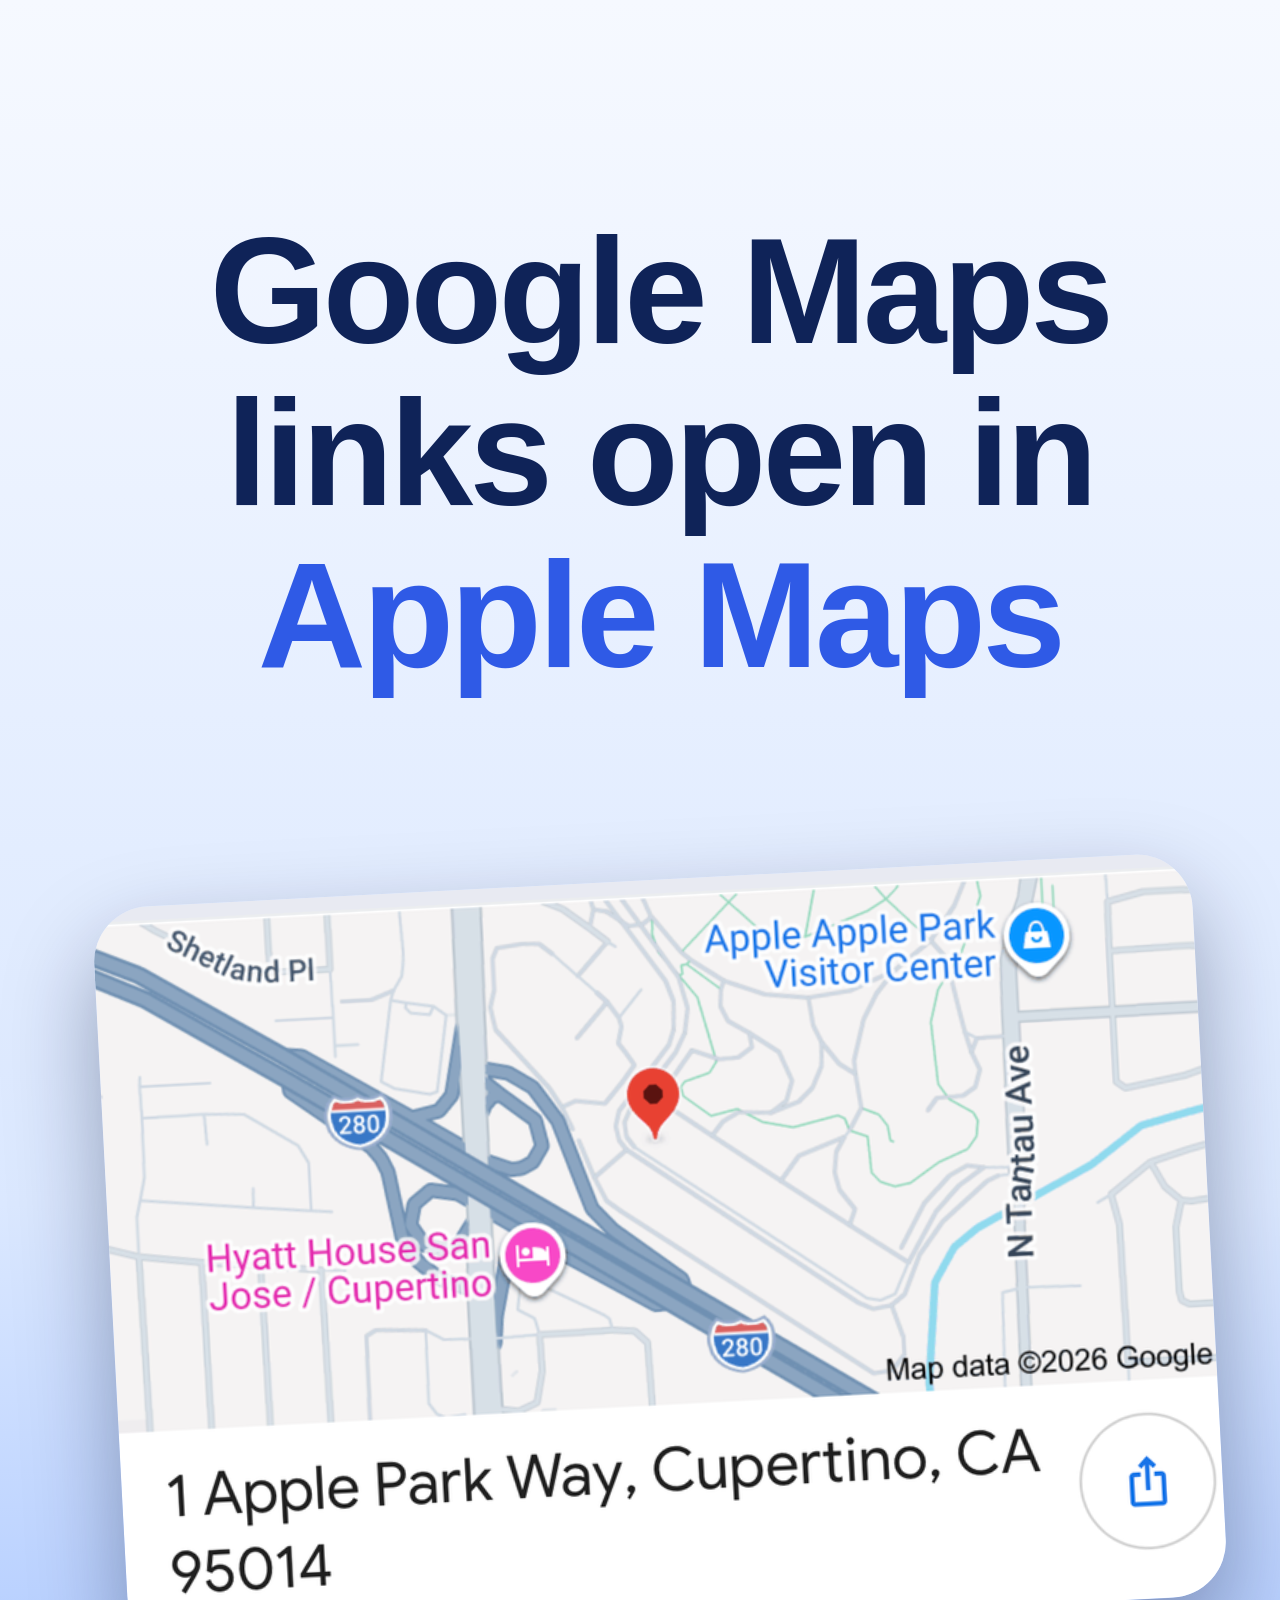
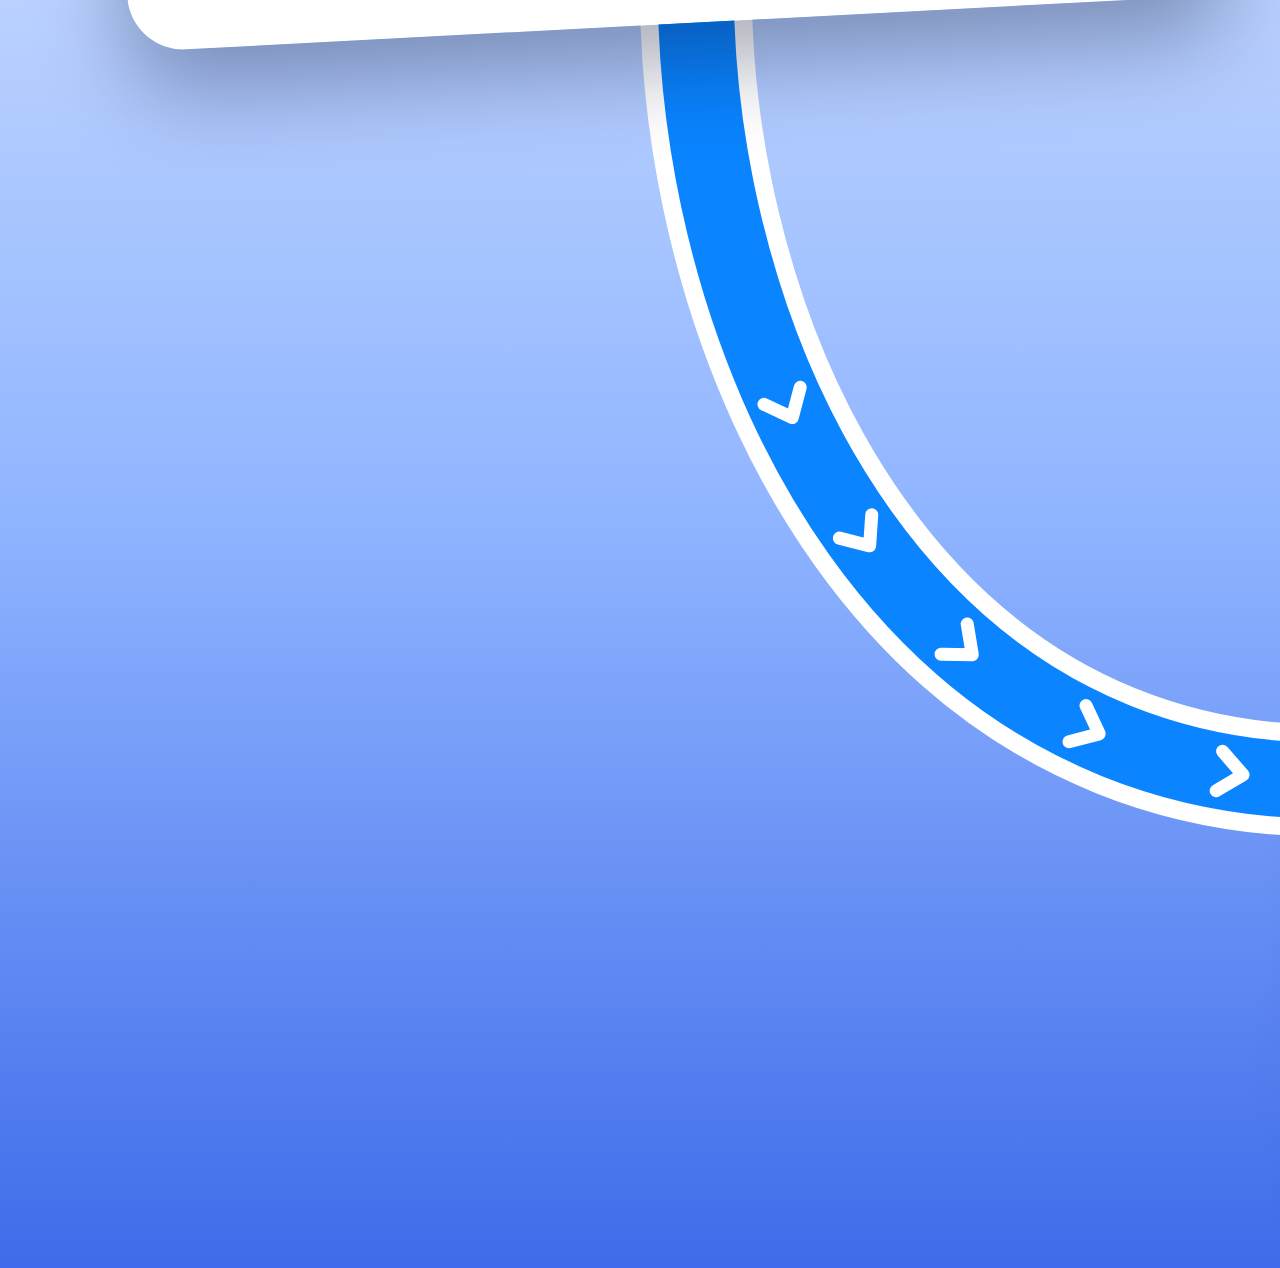
<file: docs/app-store/slides/route.html>
<!DOCTYPE html>
<html lang="en">
<head>
<meta charset="utf-8">
<title>App Store slides</title>
<!-- One long canvas, cut into 1320 x 2868 slides by build-slides.py. Draft: see the .draft tags. -->
<link rel="stylesheet" href="common.css">
<style>
  .stage { background: linear-gradient(180deg, #f6f9ff 0%, #dbe8ff 42%, #8fb4ff 74%, #3f6bea 100%); color: #0f2358; }
  .cap b { color: #2f5ae6; font-weight: 700; }
  .route { position: absolute; inset: 0; }
  .pin { position: absolute; left: 3085px; top: 1560px; width: 430px; filter: drop-shadow(0 34px 44px rgba(15, 35, 88, .4)); }
  .draft { position: absolute; font: 600 38px/1 -apple-system, sans-serif; color: #fff; background: #d6382c; padding: 14px 22px; border-radius: 14px; }
</style>
</head>
<body>
<div class="stage">
  <div class="cap" style="left:0">Google Maps links open in <b>Apple Maps</b></div>
  <div class="cap" style="left:1320px">Directions <b>actually work</b></div>
  <div class="cap" style="left:2640px">Shared links <b>too</b></div>

  <svg class="route" viewBox="0 0 3960 2868" xmlns="http://www.w3.org/2000/svg">
    <defs><path id="line" d="M 700 1500 C 660 1900, 900 2500, 1500 2360 S 2460 1200, 2800 1760 C 2960 2020, 3010 2560, 3180 2540 C 3270 2530, 3300 2350, 3300 2120"/></defs>
    <g fill="none" stroke-linecap="round" stroke-linejoin="round">
      <use href="#line" stroke="#fff" stroke-width="112"/>
      <use href="#line" stroke="#0a84ff" stroke-width="76"/>
    </g>
    <g id="chevrons" fill="none" stroke="#fff" stroke-width="13" stroke-linecap="round" stroke-linejoin="round"></g>
  </svg>

  <div class="card"><img src="../../images/ios-google-result.png" alt=""></div>

  <div class="phone"><img src="assets/ios-success.png" alt=""></div>

  <div class="chat">
    <div class="bubble">Dinner here tonight?</div><br>
    <div class="bubble link">maps.app.goo.gl/x7Qa</div>
  </div>

  <svg class="pin" viewBox="0 0 200 260" xmlns="http://www.w3.org/2000/svg">
    <path d="M100 6C48 6 8 46 8 97c0 66 92 157 92 157s92-91 92-157C192 46 152 6 100 6z" fill="#e8402f" stroke="#fff" stroke-width="10"/>
    <circle cx="100" cy="96" r="36" fill="#fff"/>
  </svg>

  <span class="draft" style="left:1360px;top:60px">Draft: needs a Maps app capture with the route drawn</span>
  <span class="draft" style="left:2680px;top:60px">Draft: placeholder for a Messages capture</span>
</div>
<script>
  // Chevrons along the route, as on a navigation line.
  var line = document.getElementById("line"), group = document.getElementById("chevrons");
  var total = line.getTotalLength();
  for (var d = 520; d < total - 330; d += 150) {
    var a = line.getPointAtLength(d), b = line.getPointAtLength(d + 2);
    var angle = Math.atan2(b.y - a.y, b.x - a.x) * 180 / Math.PI;
    var c = document.createElementNS("http://www.w3.org/2000/svg", "path");
    c.setAttribute("d", "M -12 -20 L 12 0 L -12 20");
    c.setAttribute("transform", "translate(" + a.x + " " + a.y + ") rotate(" + angle + ")");
    group.appendChild(c);
  }
</script>
</body>
</html>
</file>
<file: docs/style.css>
:root {
  color-scheme: light dark;
  --fg: #1d1d1f; --bg: #ffffff; --muted: #6e6e73; --line: #e5e5ea;
  --card: #f5f5f7; --accent: #2f5ae6; --accent-2: #1cb4c8; --ok: #34c759;
}
@media (prefers-color-scheme: dark) {
  :root { --fg: #f5f5f7; --bg: #0f0f12; --muted: #98989d; --line: #2c2c2e; --card: #1c1c1e; }
}
* { box-sizing: border-box; }
html { scroll-behavior: smooth; }
body { margin: 0; background: var(--bg); color: var(--fg); font: 17px/1.55 -apple-system, BlinkMacSystemFont, "SF Pro Text", "Segoe UI", Helvetica, Arial, sans-serif; -webkit-font-smoothing: antialiased; }
a { color: var(--accent); }
@media (prefers-color-scheme: dark) { a { color: #7fa3ff; } }
img { max-width: 100%; height: auto; }
.wrap { max-width: 900px; margin: 0 auto; padding: 0 20px; }

header.site { display: flex; align-items: center; justify-content: space-between; gap: 16px; padding: 18px 0; }
header.site .brand { display: flex; align-items: center; gap: 10px; font-weight: 600; text-decoration: none; color: var(--fg); }
header.site .brand img { width: 32px; height: 32px; border-radius: 8px; }
header.site nav { display: flex; gap: 18px; font-size: .95rem; }
header.site nav a { text-decoration: none; color: var(--muted); }
header.site nav a[aria-current] { color: var(--fg); font-weight: 600; }

.hero { text-align: center; padding: 40px 0 24px; }
.hero img.logo { width: 112px; height: 112px; border-radius: 26px; box-shadow: 0 12px 30px rgba(47, 90, 230, .25); }
.hero h1 { font-size: clamp(2rem, 6vw, 3rem); margin: 20px 0 8px; letter-spacing: -.02em; }
.hero p.lead { font-size: 1.25rem; color: var(--muted); max-width: 560px; margin: 0 auto 24px; }
.cta { display: inline-flex; align-items: center; gap: 8px; background: var(--accent); color: #fff; text-decoration: none; padding: 12px 22px; border-radius: 999px; font-weight: 600; }
.cta.secondary { background: var(--card); color: var(--fg); }
.cta-row { display: flex; gap: 12px; justify-content: center; flex-wrap: wrap; }
.small { font-size: .9rem; color: var(--muted); }

.media { background: var(--card); border-radius: 18px; overflow: hidden; aspect-ratio: 16 / 9; display: grid; place-items: center; margin: 32px auto; max-width: 820px; }
.media video, .media img { width: 100%; height: 100%; object-fit: cover; display: block; }
.media.phone { aspect-ratio: 9 / 19.5; max-width: 300px; }

/* Column counts are set by hand so a row never ends with a lone card: four cards go 2 by 2, three go in one row. */
.grid { display: grid; gap: 16px; grid-template-columns: 1fr; margin: 32px 0; }
@media (min-width: 560px) { .grid:not(.three) { grid-template-columns: repeat(2, 1fr); } }
@media (min-width: 700px) { .grid.three { grid-template-columns: repeat(3, 1fr); } }
.card { background: var(--card); border-radius: 16px; padding: 20px; }
.card h3 { margin: 8px 0 6px; font-size: 1.05rem; }
.card p { margin: 0; color: var(--muted); font-size: .98rem; }
.card .ic { font-size: 1.6rem; }

h2 { font-size: 1.6rem; margin: 48px 0 16px; letter-spacing: -.01em; }
h3 { font-size: 1.15rem; }

/* Illustrated steps */
.steps { counter-reset: step; display: grid; gap: 20px; }
.step { display: grid; grid-template-columns: 1fr; gap: 14px; background: var(--card); border-radius: 16px; padding: 18px; }
@media (min-width: 700px) {
  .step { grid-template-columns: 1fr 340px; align-items: center; gap: 24px; }
  .step:has(.shot.wide) { grid-template-columns: 1fr; }
  .step:has(.shot[hidden]) { grid-template-columns: 1fr; }
}
.step .num { display: inline-grid; place-items: center; width: 30px; height: 30px; border-radius: 50%; background: var(--accent); color: #fff; font-weight: 700; margin-bottom: 8px; }
.step p { margin: 6px 0 0; }
/* Pictures are cropped to the part that matters by docs/design/build-screenshots.py, so each keeps its own shape. */
.shot { background: var(--bg); border-radius: 14px; overflow: hidden; display: grid; place-items: center; text-align: center; color: var(--muted); font-size: .85rem; width: 100%; max-width: 420px; margin: 0 auto; box-shadow: 0 0 0 1px var(--line), 0 6px 18px rgba(0, 0, 0, .08); }
.shot.wide { max-width: 100%; }
.shot img { display: block; width: 100%; height: auto; }
.shot.missing { aspect-ratio: 4 / 3; padding: 12px; }
.shot .placeholder { display: none; }
.shot.missing img { display: none; }
.shot.missing .placeholder { display: block; }

.platform-tabs { display: flex; gap: 8px; margin: 12px 0 20px; }
.platform-tabs button { font: inherit; border: 1px solid var(--line); background: var(--card); color: var(--fg); padding: 8px 16px; border-radius: 999px; cursor: pointer; }
.platform-tabs button[aria-selected="true"] { background: var(--accent); color: #fff; border-color: var(--accent); }
[hidden] { display: none !important; }

.notice { display: flex; gap: 12px; align-items: flex-start; background: var(--card); border-left: 4px solid var(--accent); border-radius: 12px; padding: 14px 16px; margin: 16px 0 20px; }
.notice .ic { font-size: 1.3rem; line-height: 1.4; }
.notice p { margin: 0; }

.safety { scroll-margin-top: 16px; }
.safety > h3 { margin: 28px 0 10px; }
.safety .grid { margin: 0; }
.compare { display: grid; gap: 16px; grid-template-columns: repeat(auto-fit, minmax(260px, 1fr)); margin: 20px 0 0; }
.compare > div { background: var(--card); border-radius: 16px; padding: 18px 20px; }
.compare h3 { margin: 0 0 10px; font-size: 1.05rem; }
.compare ul { list-style: none; margin: 0; padding: 0; }
.compare li { position: relative; padding-left: 26px; margin-top: 8px; font-size: .98rem; }
.compare li::before { position: absolute; left: 0; font-weight: 700; }
.yes li::before { content: "✓"; color: #1f9d45; }
.no li::before { content: "✕"; color: var(--muted); }

details { border-top: 1px solid var(--line); padding: 14px 0; }
details:last-of-type { border-bottom: 1px solid var(--line); }
summary { cursor: pointer; font-weight: 600; list-style: none; display: flex; justify-content: space-between; }
summary::after { content: "+"; color: var(--muted); }
details[open] summary::after { content: "–"; }
details p { color: var(--muted); margin: 10px 0 0; }

.maker { display: flex; align-items: center; gap: 24px; background: var(--card); border-radius: 16px; padding: 20px 24px; margin: 40px 0 0; }
.maker img { flex: none; width: 160px; height: auto; }
.maker h2 { margin: 0 0 6px; }
.maker p { margin: 0; }
.maker.done { margin: 20px 0; padding: 14px 20px; gap: 16px; }
.maker.done img { width: 72px; }
@media (max-width: 480px) { .maker:not(.done) { flex-direction: column; text-align: center; } }

.badges { display: flex; gap: 16px; flex-wrap: wrap; justify-content: center; margin: 24px 0; color: var(--muted); font-size: .95rem; }
.badges span { display: inline-flex; align-items: center; gap: 6px; }
footer.site { margin: 64px 0 40px; padding-top: 20px; border-top: 1px solid var(--line); color: var(--muted); font-size: .9rem; display: flex; justify-content: space-between; flex-wrap: wrap; gap: 12px; }
code { font-family: ui-monospace, SFMono-Regular, Menlo, monospace; font-size: .9em; background: var(--card); padding: 1px 5px; border-radius: 5px; }
.prose p, .prose li { color: var(--fg); }
</file>
<file: Shared (Extension)/Resources/popup.css>
:root {
  color-scheme: light dark;
  --bg: #ffffff;
  --fg: #1d1d1f;
  --muted: #6e6e73;
  --line: #e5e5ea;
  --accent: #0a84ff;
  --accent-fg: #ffffff;
  --track: #d1d1d6;
}
@media (prefers-color-scheme: dark) {
  :root {
    --bg: #1c1c1e;
    --fg: #f5f5f7;
    --muted: #98989d;
    --line: #3a3a3c;
    --track: #48484a;
  }
}
* { box-sizing: border-box; }
html, body { margin: 0; padding: 0; background: var(--bg); color: var(--fg); }
body {
  font: 14px/1.4 -apple-system, BlinkMacSystemFont, "SF Pro Text", "Helvetica Neue", Helvetica, Arial, sans-serif;
  min-width: 280px;
}
.popup { padding: 14px 16px 12px; display: flex; flex-direction: column; gap: 10px; }
.row { display: flex; align-items: center; justify-content: space-between; gap: 12px; }
.header { justify-content: flex-start; gap: 10px; padding-bottom: 4px; border-bottom: 1px solid var(--line); }
.header img { border-radius: 7px; }
h1 { font-size: 17px; font-weight: 600; margin: 0; }
.toggle-row { padding-top: 4px; cursor: pointer; font-weight: 500; }
.status { margin: -4px 0 0; color: var(--muted); font-size: 12px; }
.count-row { padding-top: 8px; border-top: 1px solid var(--line); }
.count-wrap { display: flex; align-items: baseline; gap: 10px; }
.count-wrap strong { font-size: 20px; font-variant-numeric: tabular-nums; }
.link-button {
  background: none; border: 0; padding: 0; color: var(--accent); font: inherit; font-size: 12px; cursor: pointer;
}
.primary {
  appearance: none; border: 0; border-radius: 10px; padding: 10px 12px; width: 100%;
  background: var(--accent); color: var(--accent-fg); font: inherit; font-weight: 600; cursor: pointer;
}
.primary:active { filter: brightness(0.9); }
.hidden { display: none; }
footer { border-top: 1px solid var(--line); padding-top: 8px; }
footer p { margin: 0; font-size: 12px; }
.muted { color: var(--muted); }
.links { margin-top: 4px !important; display: flex; gap: 8px; }
.links a { color: var(--accent); text-decoration: none; }

/* iOS-style switch */
.switch { position: relative; display: inline-block; width: 46px; height: 28px; flex: none; }
.switch input { opacity: 0; width: 0; height: 0; position: absolute; }
.slider {
  position: absolute; inset: 0; background: var(--track); border-radius: 28px; transition: background .2s;
}
.slider::before {
  content: ""; position: absolute; width: 24px; height: 24px; left: 2px; top: 2px; background: #fff;
  border-radius: 50%; box-shadow: 0 1px 3px rgba(0,0,0,.3); transition: transform .2s;
}
.switch input:checked + .slider { background: #34c759; }
.switch input:checked + .slider::before { transform: translateX(18px); }
.switch input:focus-visible + .slider { outline: 2px solid var(--accent); outline-offset: 2px; }
</file>
<file: docs/app-store/slides/common.css>
/* Shared by every slide style. One canvas per style, cut into 1320 x 2868 slides by build-slides.py. */
html, body { margin: 0; }
body { width: 3960px; height: 2868px; overflow: hidden; }
.stage { position: relative; width: 3960px; height: 2868px; overflow: hidden; font-family: -apple-system, "SF Pro Display", "Helvetica Neue", sans-serif; }
.cap { position: absolute; top: 210px; width: 1320px; padding: 0 90px; box-sizing: border-box; text-align: center; font-size: 150px; line-height: 1.08; font-weight: 700; letter-spacing: -.025em; }
.art { position: absolute; inset: 0; }
.card { position: absolute; left: 110px; top: 880px; width: 1100px; border-radius: 56px; overflow: hidden; transform: rotate(-3deg); box-shadow: 0 40px 90px rgba(5, 15, 50, .35); }
.card img { display: block; width: 100%; }
.phone { position: absolute; left: 1500px; top: 740px; width: 960px; height: 2087px; border-radius: 150px; background: #0b0b0f; padding: 26px; box-sizing: border-box; transform: rotate(7deg); box-shadow: 0 50px 120px rgba(5, 15, 50, .5); }
.phone img { display: block; width: 100%; height: 100%; object-fit: cover; border-radius: 126px; }
.phone::after { content: ""; position: absolute; left: 50%; top: 56px; width: 300px; height: 86px; margin-left: -150px; border-radius: 43px; background: #000; }
.chat { position: absolute; left: 2750px; top: 800px; width: 1100px; font-size: 62px; line-height: 1.25; color: #0f2358; }
.bubble { display: inline-block; max-width: 880px; padding: 34px 50px; border-radius: 60px; background: #fff; box-shadow: 0 24px 60px rgba(5, 15, 50, .22); margin-bottom: 26px; }
.bubble.link { color: #2f5ae6; text-decoration: underline; }
</file>
